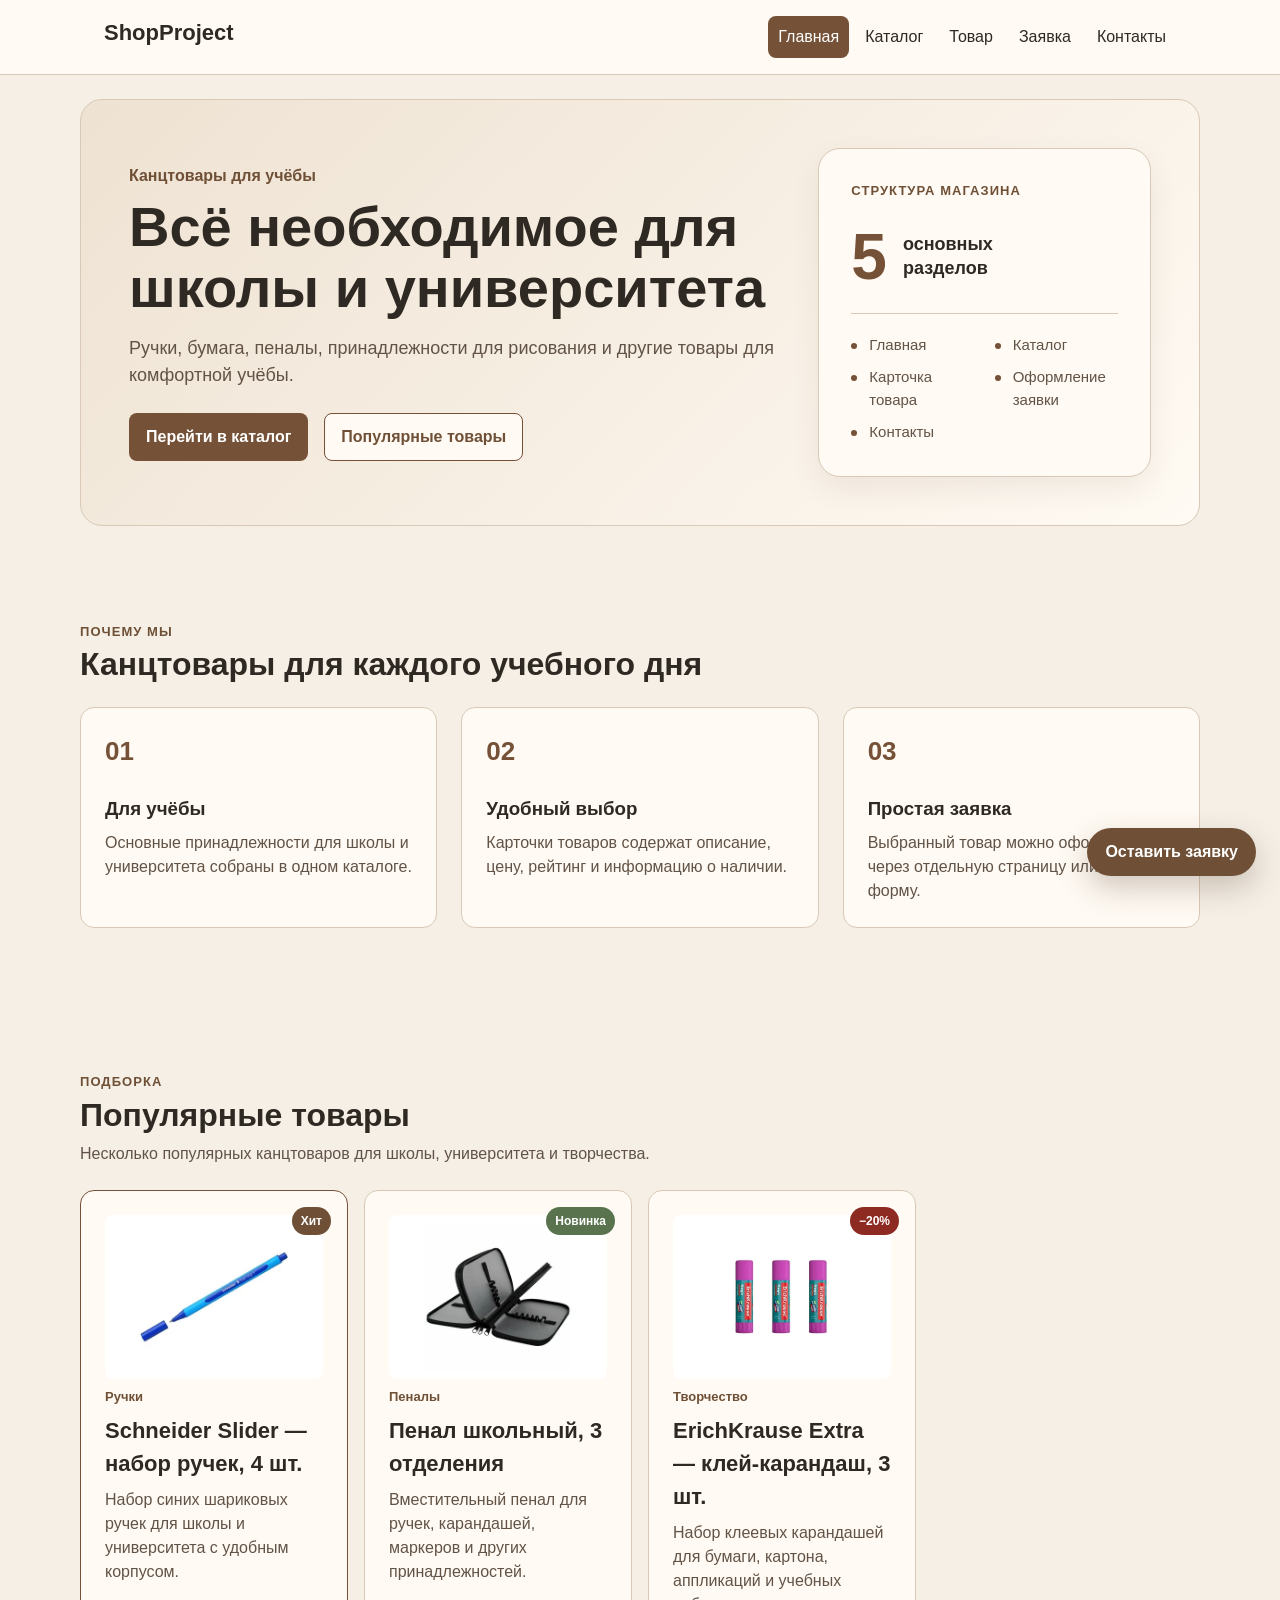
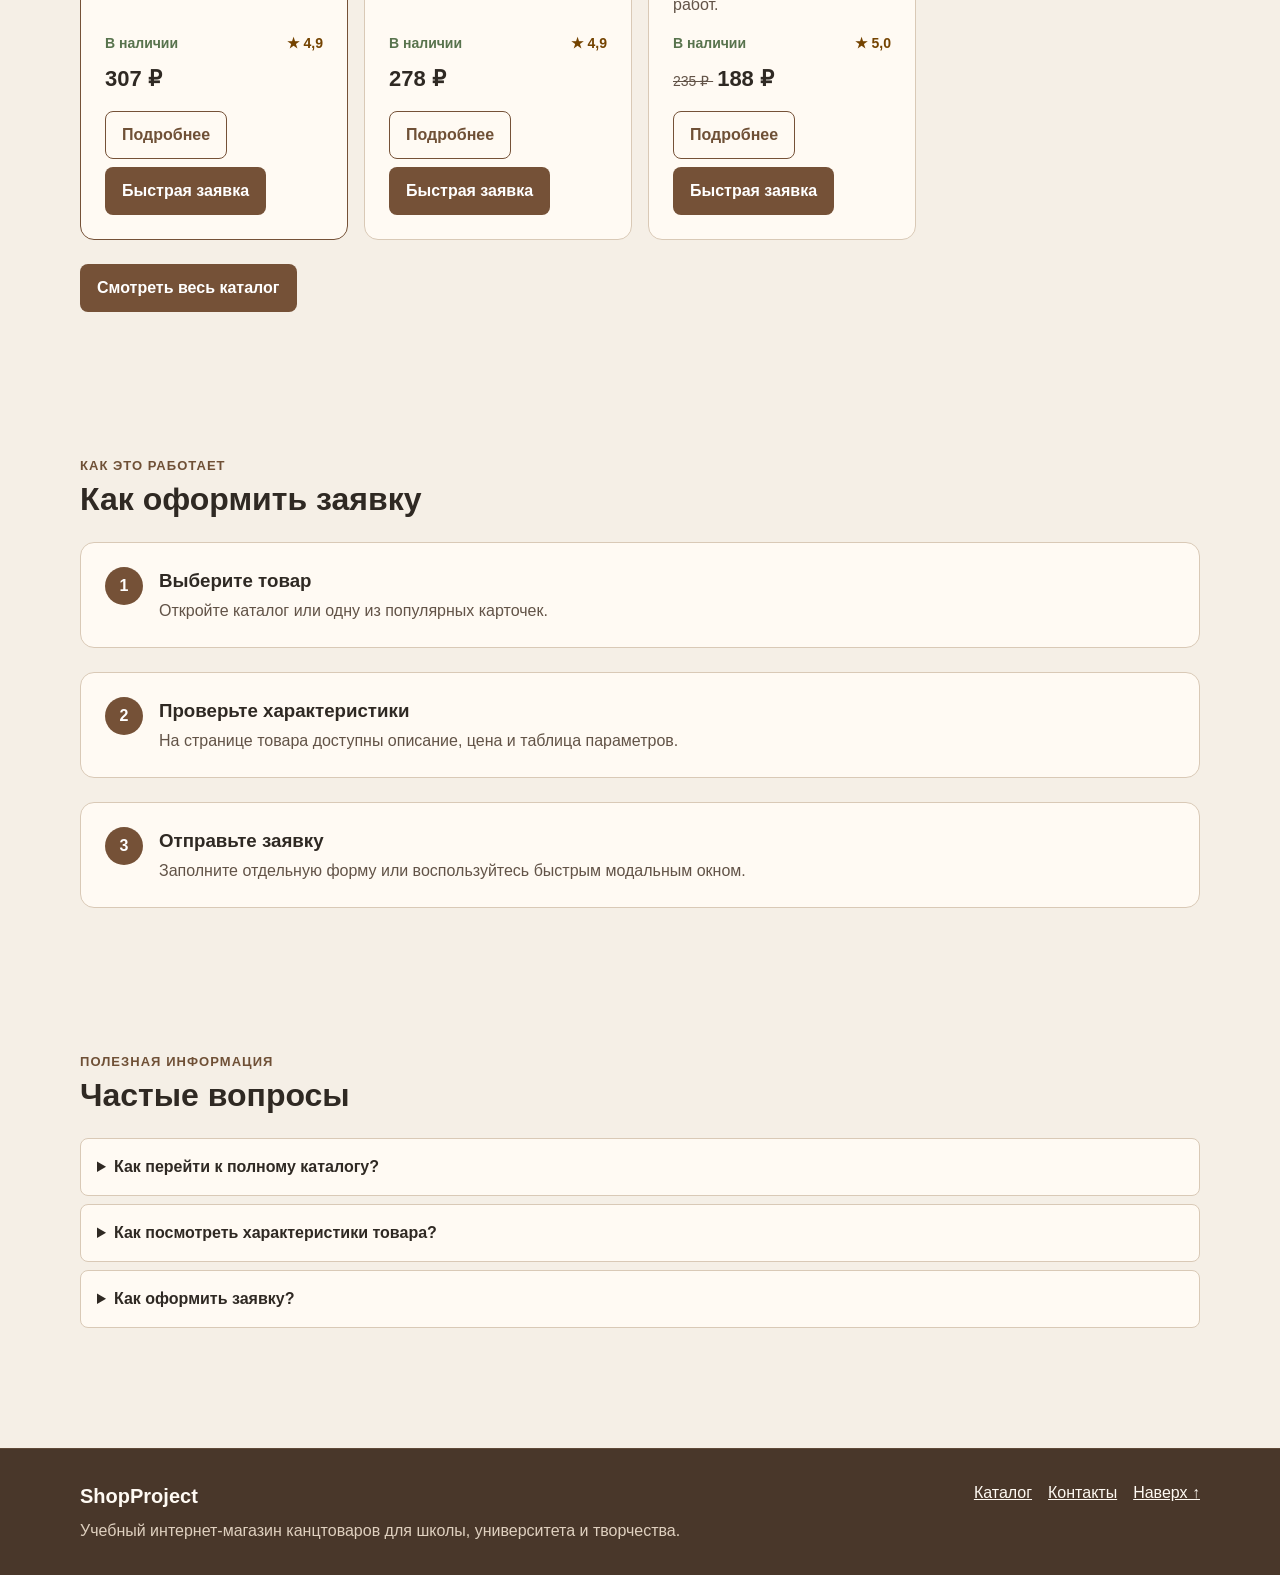
<file: index.html>
<!DOCTYPE html>

<html lang="ru">
<head>
<meta charset="utf-8"/>
<meta content="width=device-width, initial-scale=1.0" name="viewport"/>
<meta content="ShopProject — учебный интернет-магазин канцтоваров для школы и университета." name="description"/>
<title>ShopProject — канцтовары для учёбы</title>
<script defer="" src="js/main.js"></script>

<link href="css/style.css" rel="stylesheet"/><link href="css/responsive.css" rel="stylesheet"/><link href="css/accessibility.css" rel="stylesheet"/></head>
<body id="top">
<a class="skip-link" href="#main-content">
    Перейти к содержимому
  </a>
<header class="site-header">
<div class="site-header__inner">
<a class="site-header__logo" href="index.html">
        ShopProject
      </a>
<button aria-controls="primary-navigation" aria-expanded="false" class="site-nav__toggle" type="button">Меню</button><nav aria-label="Основная навигация" class="site-nav" id="primary-navigation">
<ul class="site-nav__list">
<li class="site-nav__item">
<a aria-current="page" class="site-nav__link site-nav__link--active" href="index.html">
              Главная
            </a>
</li>
<li class="site-nav__item">
<a class="site-nav__link" href="catalog.html">
              Каталог
            </a>
</li>
<li class="site-nav__item">
<a class="site-nav__link" href="product.html">
              Товар
            </a>
</li>
<li class="site-nav__item">
<a class="site-nav__link" href="order.html">
              Заявка
            </a>
</li>
<li class="site-nav__item">
<a class="site-nav__link" href="contacts.html">
              Контакты
            </a>
</li>
</ul>
</nav>
</div>
</header>
<main id="main-content" tabindex="-1">
<section class="hero">
<div class="hero__content">
<p class="hero__eyebrow">
          Канцтовары для учёбы
        </p>
<h1 class="hero__title">
          Всё необходимое для школы и университета
        </h1>
<p class="hero__text">
          Ручки, бумага, пеналы, принадлежности
          для рисования и другие товары
          для комфортной учёбы.
        </p>
<div class="hero__actions">
<a class="button button--primary" href="catalog.html">
            Перейти в каталог
          </a>
<a class="button button--secondary" href="#popular-products">
            Популярные товары
          </a>
</div>
</div>
<aside aria-label="Структура магазина" class="hero__panel">
<p class="hero__panel-label">
          Структура магазина
        </p>
<div class="hero__panel-stat">
<span class="hero__panel-number">
            5
          </span>
<span class="hero__panel-caption">
            основных<br/>
            разделов
          </span>
</div>
<ul class="hero__panel-list">
<li class="hero__panel-item">
            Главная
          </li>
<li class="hero__panel-item">
            Каталог
          </li>
<li class="hero__panel-item">
            Карточка товара
          </li>
<li class="hero__panel-item">
            Оформление заявки
          </li>
<li class="hero__panel-item">
            Контакты
          </li>
</ul>
</aside>
</section>
<section class="section">
<div class="section__heading">
<p class="section__eyebrow">
          Почему мы
        </p>
<h2 class="section__title">
          Канцтовары для каждого учебного дня
        </h2>
</div>
<div class="benefits-grid">
<article class="benefit-card">
<span class="benefit-card__number">
            01
          </span>
<h3 class="benefit-card__title">
            Для учёбы
          </h3>
<p class="benefit-card__text">
            Основные принадлежности
            для школы и университета
            собраны в одном каталоге.
          </p>
</article>
<article class="benefit-card">
<span class="benefit-card__number">
            02
          </span>
<h3 class="benefit-card__title">
            Удобный выбор
          </h3>
<p class="benefit-card__text">
            Карточки товаров содержат
            описание, цену, рейтинг
            и информацию о наличии.
          </p>
</article>
<article class="benefit-card">
<span class="benefit-card__number">
            03
          </span>
<h3 class="benefit-card__title">
            Простая заявка
          </h3>
<p class="benefit-card__text">
            Выбранный товар можно оформить
            через отдельную страницу
            или быструю форму.
          </p>
</article>
</div>
</section>
<section class="section" id="popular-products">
<div class="section__heading">
<p class="section__eyebrow">
          Подборка
        </p>
<h2 class="section__title">
          Популярные товары
        </h2>
<p class="section__text">
          Несколько популярных канцтоваров
          для школы, университета и творчества.
        </p>
</div>
<div class="products-grid">
<article class="product-card product-card--featured">
<span class="product-card__badge product-card__badge--hit">
            Хит
          </span>
<picture class="product-card__picture"><source sizes="(min-width: 1280px) 240px, (min-width: 1024px) 290px, (min-width: 640px) 45vw, 88vw" srcset="images/product-1-320.webp 320w, images/product-1-480.webp 480w, images/product-1-550.webp 550w" type="image/webp"/><img alt="Набор синих шариковых ручек Schneider Slider" class="product-card__image" decoding="async" height="550" loading="lazy" sizes="(min-width: 1280px) 240px, (min-width: 1024px) 290px, (min-width: 640px) 45vw, 88vw" src="images/product-1.jpg" srcset="images/product-1-320.jpg 320w, images/product-1-480.jpg 480w, images/product-1-550.jpg 550w" width="550"/></picture>
<p class="product-card__category">
            Ручки
          </p>
<h3 class="product-card__title">
            Schneider Slider — набор ручек, 4 шт.
          </h3>
<p class="product-card__description">
            Набор синих шариковых ручек
            для школы и университета
            с удобным корпусом.
          </p>
<div class="product-card__meta">
<span class="product-card__availability">
              В наличии
            </span>
<span class="product-card__rating">
              ★ 4,9
            </span>
</div>
<p class="product-card__price">
            307 ₽
          </p>
<div class="product-card__actions">
<a class="button button--secondary" href="product.html">
              Подробнее
            </a>
<button class="button button--primary product-card__button" data-product="Schneider Slider — набор ручек, 4 шт." type="button">
              Быстрая заявка
            </button>
</div>
</article>
<article class="product-card product-card--new">
<span class="product-card__badge product-card__badge--new">
            Новинка
          </span>
<picture class="product-card__picture"><source sizes="(min-width: 1280px) 240px, (min-width: 1024px) 290px, (min-width: 640px) 45vw, 88vw" srcset="images/product-2-320.webp 320w, images/product-2-480.webp 480w, images/product-2-960.webp 960w" type="image/webp"/><img alt="Школьный пенал с тремя отделениями" class="product-card__image" decoding="async" height="1500" loading="lazy" sizes="(min-width: 1280px) 240px, (min-width: 1024px) 290px, (min-width: 640px) 45vw, 88vw" src="images/product-2.jpg" srcset="images/product-2-320.jpg 320w, images/product-2-480.jpg 480w, images/product-2-960.jpg 960w" width="1500"/></picture>
<p class="product-card__category">
            Пеналы
          </p>
<h3 class="product-card__title">
            Пенал школьный, 3 отделения
          </h3>
<p class="product-card__description">
            Вместительный пенал
            для ручек, карандашей,
            маркеров и других принадлежностей.
          </p>
<div class="product-card__meta">
<span class="product-card__availability">
              В наличии
            </span>
<span class="product-card__rating">
              ★ 4,9
            </span>
</div>
<p class="product-card__price">
            278 ₽
          </p>
<div class="product-card__actions">
<a class="button button--secondary" href="product.html">
              Подробнее
            </a>
<button class="button button--primary product-card__button" data-product="Пенал школьный, 3 отделения" type="button">
              Быстрая заявка
            </button>
</div>
</article>
<article class="product-card product-card--discount">
<span class="product-card__badge product-card__badge--discount">
            −20%
          </span>
<picture class="product-card__picture"><source sizes="(min-width: 1280px) 240px, (min-width: 1024px) 290px, (min-width: 640px) 45vw, 88vw" srcset="images/product-4-320.webp 320w, images/product-4-480.webp 480w, images/product-4-900.webp 900w" type="image/webp"/><img alt="Набор клея-карандаша ErichKrause Extra" class="product-card__image" decoding="async" height="1200" loading="lazy" sizes="(min-width: 1280px) 240px, (min-width: 1024px) 290px, (min-width: 640px) 45vw, 88vw" src="images/product-4.jpg" srcset="images/product-4-320.jpg 320w, images/product-4-480.jpg 480w, images/product-4-900.jpg 900w" width="900"/></picture>
<p class="product-card__category">
            Творчество
          </p>
<h3 class="product-card__title">
            ErichKrause Extra — клей-карандаш, 3 шт.
          </h3>
<p class="product-card__description">
            Набор клеевых карандашей
            для бумаги, картона,
            аппликаций и учебных работ.
          </p>
<div class="product-card__meta">
<span class="product-card__availability">
              В наличии
            </span>
<span class="product-card__rating">
              ★ 5,0
            </span>
</div>
<p class="product-card__price">
<span class="product-card__old-price">
              235 ₽
            </span>

            188 ₽

          </p>
<div class="product-card__actions">
<a class="button button--secondary" href="product.html">
              Подробнее
            </a>
<button class="button button--primary product-card__button" data-product="ErichKrause Extra — клей-карандаш, 3 шт." type="button">
              Быстрая заявка
            </button>
</div>
</article>
</div>
<div class="hero__actions">
<a class="button button--primary" href="catalog.html">
          Смотреть весь каталог
        </a>
</div>
</section>
<section class="section">
<div class="section__heading">
<p class="section__eyebrow">
          Как это работает
        </p>
<h2 class="section__title">
          Как оформить заявку
        </h2>
</div>
<ol class="steps-list">
<li class="steps-list__item">
<span class="steps-list__number">
            1
          </span>
<div>
<h3 class="steps-list__title">
              Выберите товар
            </h3>
<p class="steps-list__text">
              Откройте каталог
              или одну из популярных карточек.
            </p>
</div>
</li>
<li class="steps-list__item">
<span class="steps-list__number">
            2
          </span>
<div>
<h3 class="steps-list__title">
              Проверьте характеристики
            </h3>
<p class="steps-list__text">
              На странице товара доступны
              описание, цена и таблица параметров.
            </p>
</div>
</li>
<li class="steps-list__item">
<span class="steps-list__number">
            3
          </span>
<div>
<h3 class="steps-list__title">
              Отправьте заявку
            </h3>
<p class="steps-list__text">
              Заполните отдельную форму
              или воспользуйтесь
              быстрым модальным окном.
            </p>
</div>
</li>
</ol>
</section>
<section class="section">
<div class="section__heading">
<p class="section__eyebrow">
          Полезная информация
        </p>
<h2 class="section__title">
          Частые вопросы
        </h2>
</div>
<div class="faq-list">
<details class="faq-item">
<summary class="faq-item__question">
            Как перейти к полному каталогу?
          </summary>
<p class="faq-item__answer">
            Используйте пункт «Каталог»
            в верхнем меню
            или кнопку «Смотреть весь каталог».
          </p>
</details>
<details class="faq-item">
<summary class="faq-item__question">
            Как посмотреть характеристики товара?
          </summary>
<p class="faq-item__answer">
            Откройте страницу товара
            с помощью кнопки «Подробнее».
            Там находится таблица характеристик.
          </p>
</details>
<details class="faq-item">
<summary class="faq-item__question">
            Как оформить заявку?
          </summary>
<p class="faq-item__answer">
            Можно перейти на страницу «Заявка»
            или использовать кнопку
            «Быстрая заявка» в карточке товара.
          </p>
</details>
</div>
</section>
</main>
<dialog aria-labelledby="order-dialog-title" class="order-dialog" id="order-dialog">
<div class="order-dialog__header">
<div>
<p class="order-dialog__eyebrow">
          Быстрая заявка
        </p>
<h2 class="order-dialog__title" id="order-dialog-title">
          Оформить товар
        </h2>
</div>
<button aria-label="Закрыть окно" class="order-dialog__close" id="close-order-dialog" type="button"><span aria-hidden="true">×</span></button>
</div>
<form action="#" class="order-form" id="order-form" method="post">
<p class="form-note">
  Поля, отмеченные звёздочкой (*), обязательны для заполнения.
</p>
<p class="order-form__notice" id="selected-product-text">
        Выбранный товар будет указан автоматически.
      </p>
<input id="selected-product" name="product" type="hidden"/>
<div class="order-form__field">
<label class="order-form__label" for="order-name">
          Имя *
        </label>
<input autocomplete="given-name" class="order-form__input" id="order-name" minlength="2" name="name" required="" type="text"/>
</div>
<div class="order-form__field">
<label class="order-form__label" for="order-email">
          E-mail *
        </label>
<input autocomplete="email" class="order-form__input" id="order-email" name="email" required="" type="email"/>
</div>
<div class="order-form__field">
<label class="order-form__label" for="order-phone">
          Телефон *
        </label>
<input class="order-form__input" id="order-phone" name="phone" placeholder="+7 (900) 000-00-00" required="" type="tel"/>
</div>
<div class="order-form__field">
<label class="order-form__label" for="order-topic">
          Тема заявки *
        </label>
<select class="order-form__select" id="order-topic" name="topic" required="">
<option value="">
            Выберите тему
          </option>
<option value="order">
            Заказ товара
          </option>
<option value="consultation">
            Консультация
          </option>
<option value="delivery">
            Вопрос по доставке
          </option>
</select>
</div>

<div class="order-form__field">
<label class="order-form__label" for="order-comment">
          Комментарий
        </label>
<textarea class="order-form__textarea" id="order-comment" name="comment" placeholder="Дополнительная информация" rows="4"></textarea>
</div>
<div class="order-form__field order-form__field--checkbox">
<label class="order-form__checkbox-label" for="order-agreement">
<input id="order-agreement" name="agreement" required="" type="checkbox"/>

          Я согласен на обработку персональных данных *

        </label>
</div>
<div class="order-form__actions">
<button class="button button--primary" type="submit">
          Отправить заявку
        </button>
<button class="button button--secondary" id="cancel-order-dialog" type="button">
          Отмена
        </button>
</div>
</form>
</dialog>
<p class="success-message" hidden="" id="success-message" role="status">
    ✓ Заявка успешно отправлена!
    Спасибо, мы получили ваши данные.
  </p>
<a class="floating-action" href="order.html">
    Оставить заявку
  </a>
<footer class="site-footer">
<div class="site-footer__inner">
<div>
<strong class="site-footer__logo">
          ShopProject
        </strong>
<p class="site-footer__text">
          Учебный интернет-магазин канцтоваров
          для школы, университета и творчества.
        </p>
</div>
<nav aria-label="Дополнительная навигация" class="site-footer__nav">
<a class="site-footer__link" href="catalog.html">
          Каталог
        </a>
<a class="site-footer__link" href="contacts.html">
          Контакты
        </a>
<a class="site-footer__link" href="#top">
          Наверх ↑
        </a>
</nav>
</div>
</footer>
</body>
</html>
</file>
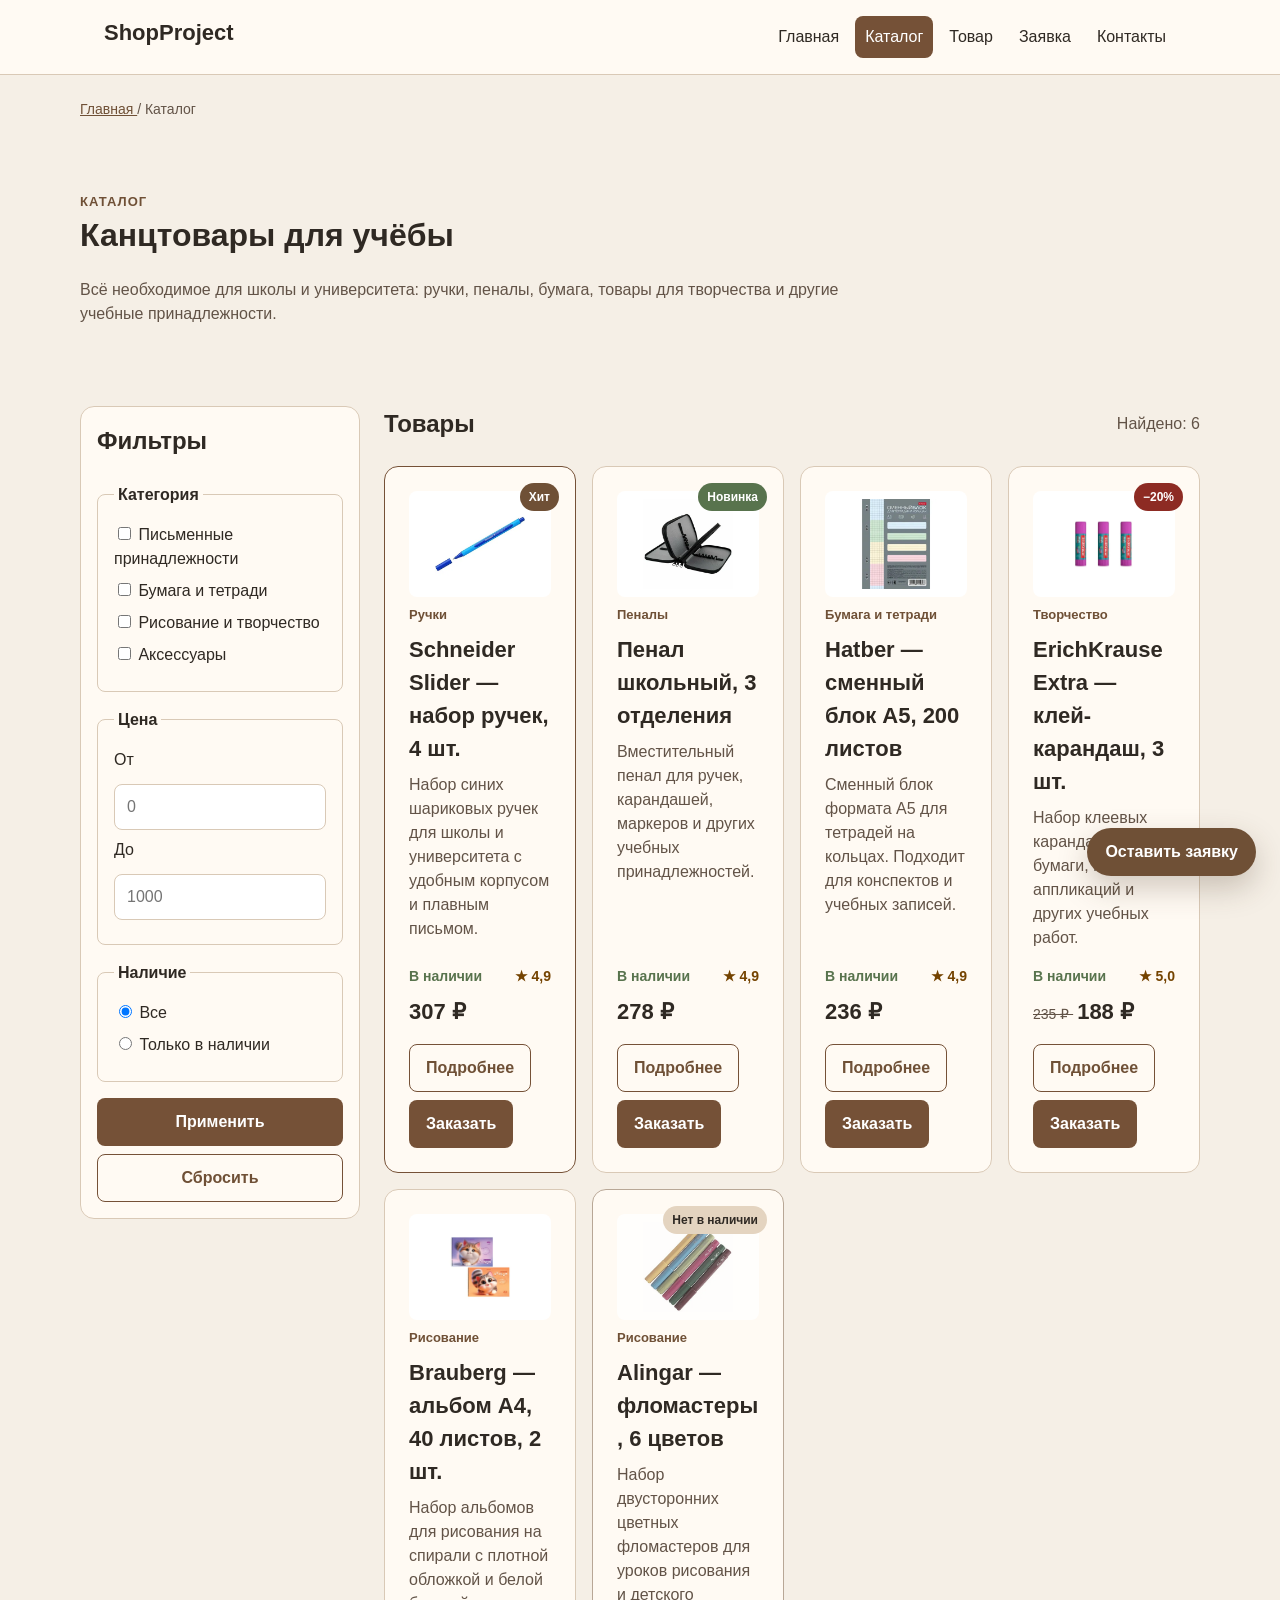
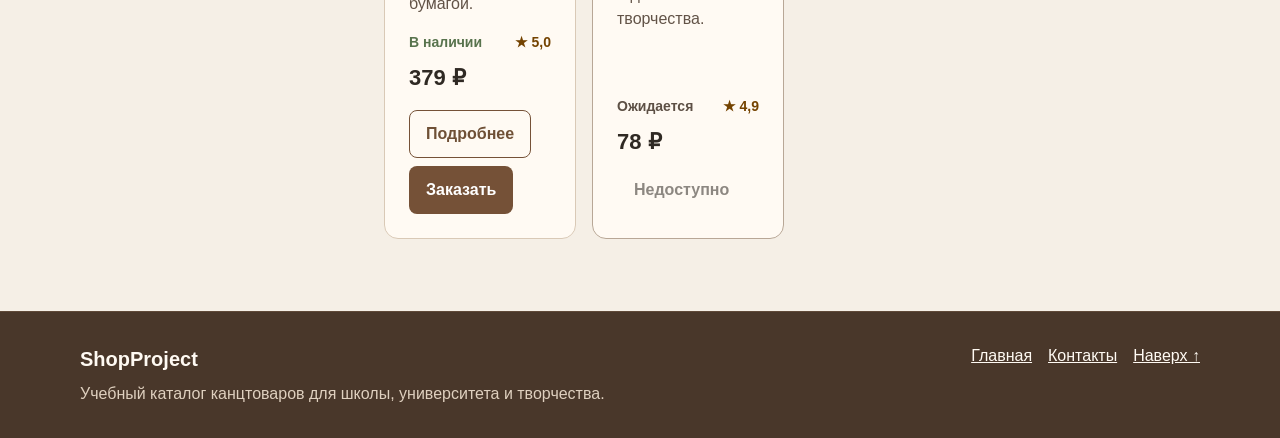
<file: catalog.html>
<!DOCTYPE html>

<html lang="ru">
<head>
<meta charset="utf-8"/>
<meta content="width=device-width, initial-scale=1.0" name="viewport"/>
<meta content="Каталог учебных канцтоваров ShopProject: ручки, пеналы, бумага, клей, альбомы и фломастеры." name="description"/>
<title>Каталог канцтоваров — ShopProject</title>


<link href="css/style.css" rel="stylesheet"/><link href="css/responsive.css" rel="stylesheet"/><link href="css/accessibility.css" rel="stylesheet"/><script defer="True" src="js/main.js"></script></head>
<body id="top">
<a class="skip-link" href="#main-content">
    Перейти к содержимому
  </a>

<header class="site-header">
<div class="site-header__inner">
<a class="site-header__logo" href="index.html">
        ShopProject
      </a>
<button aria-controls="primary-navigation" aria-expanded="false" class="site-nav__toggle" type="button">Меню</button><nav aria-label="Основная навигация" class="site-nav" id="primary-navigation">
<ul class="site-nav__list">
<li class="site-nav__item">
<a class="site-nav__link" href="index.html">
              Главная
            </a>
</li>
<li class="site-nav__item">
<a aria-current="page" class="site-nav__link site-nav__link--active" href="catalog.html">
              Каталог
            </a>
</li>
<li class="site-nav__item">
<a class="site-nav__link" href="product.html">
              Товар
            </a>
</li>
<li class="site-nav__item">
<a class="site-nav__link" href="order.html">
              Заявка
            </a>
</li>
<li class="site-nav__item">
<a class="site-nav__link" href="contacts.html">
              Контакты
            </a>
</li>
</ul>
</nav>
</div>
</header>

<main id="main-content" tabindex="-1">

<nav aria-label="Хлебные крошки" class="breadcrumbs">
<a class="breadcrumbs__link" href="index.html">
        Главная
      </a>
<span aria-current="page" class="breadcrumbs__current">
        Каталог
      </span>
</nav>

<section class="section section--compact">
<div class="section__heading">
<p class="section__eyebrow">
          Каталог
        </p>
<h1 class="section__title">
          Канцтовары для учёбы
        </h1>
</div>
<p class="section__text">
        Всё необходимое для школы и университета:
        ручки, пеналы, бумага, товары для творчества
        и другие учебные принадлежности.
      </p>
</section>

<div class="catalog-layout">

<button aria-controls="catalog-filters-panel" aria-expanded="false" class="catalog-filters__toggle" type="button">Фильтры товаров</button><aside aria-labelledby="filters-title" class="catalog-filters" id="catalog-filters-panel">
<h2 class="catalog-filters__title" id="filters-title">
          Фильтры
        </h2>
<form action="catalog.html" class="filters-form" id="catalog-filter-form" method="get">

<fieldset class="filters-form__group">
<legend class="filters-form__legend">
              Категория
            </legend>
<label class="filters-form__label">
<input class="filters-form__checkbox" name="category" type="checkbox" value="writing"/>

              Письменные принадлежности

            </label>
<label class="filters-form__label">
<input class="filters-form__checkbox" name="category" type="checkbox" value="paper"/>

              Бумага и тетради

            </label>
<label class="filters-form__label">
<input class="filters-form__checkbox" name="category" type="checkbox" value="creative"/>

              Рисование и творчество

            </label>
<label class="filters-form__label">
<input class="filters-form__checkbox" name="category" type="checkbox" value="accessories"/>

              Аксессуары

            </label>
</fieldset>

<fieldset class="filters-form__group">
<legend class="filters-form__legend">
              Цена
            </legend>
<label class="filters-form__label" for="price-from">
              От
            </label>
<input class="filters-form__input" id="price-from" min="0" name="price-from" placeholder="0" type="number"/>
<label class="filters-form__label" for="price-to">
              До
            </label>
<input class="filters-form__input" id="price-to" min="0" name="price-to" placeholder="1000" type="number"/>
</fieldset>

<fieldset class="filters-form__group">
<legend class="filters-form__legend">
              Наличие
            </legend>
<label class="filters-form__label">
<input checked="" class="filters-form__radio" name="stock" type="radio" value="all"/>

              Все

            </label>
<label class="filters-form__label">
<input class="filters-form__radio" name="stock" type="radio" value="available"/>

              Только в наличии

            </label>
</fieldset>

<div class="filters-form__actions">
<button class="button button--primary" type="submit">
              Применить
            </button>
<button class="button button--secondary" type="reset">
              Сбросить
            </button>
</div>
</form>
</aside>

<section aria-labelledby="catalog-products-title" class="catalog-products">
<div class="catalog-products__header">
<h2 class="catalog-products__title" id="catalog-products-title">
            Товары
          </h2>
<p aria-live="polite" class="catalog-products__count" role="status">
            Найдено: 6
          </p>
</div><p class="catalog-products__empty" hidden="" role="status">По заданным условиям товары не найдены. Измените фильтры или сбросьте их.</p>
<div class="products-grid">

<article class="product-card product-card--featured" data-category="writing" data-price="307" data-stock="true">
<span class="product-card__badge product-card__badge--hit">
              Хит
            </span>
<picture class="product-card__picture"><source sizes="(min-width: 1280px) 240px, (min-width: 1024px) 290px, (min-width: 640px) 45vw, 88vw" srcset="images/product-1-320.webp 320w, images/product-1-480.webp 480w, images/product-1-550.webp 550w" type="image/webp"/><img alt="Набор синих шариковых ручек Schneider Slider" class="product-card__image" decoding="async" height="550" loading="lazy" sizes="(min-width: 1280px) 240px, (min-width: 1024px) 290px, (min-width: 640px) 45vw, 88vw" src="images/product-1.jpg" srcset="images/product-1-320.jpg 320w, images/product-1-480.jpg 480w, images/product-1-550.jpg 550w" width="550"/></picture>
<p class="product-card__category">
              Ручки
            </p>
<h3 class="product-card__title">
              Schneider Slider — набор ручек, 4 шт.
            </h3>
<p class="product-card__description">
              Набор синих шариковых ручек для школы
              и университета с удобным корпусом
              и плавным письмом.
            </p>
<div class="product-card__meta">
<span class="product-card__availability">
                В наличии
              </span>
<span class="product-card__rating">
                ★ 4,9
              </span>
</div>
<p class="product-card__price">
              307 ₽
            </p>
<div class="product-card__actions">
<a class="button button--secondary" href="product.html">
                Подробнее
              </a>
<a class="button button--primary" href="order.html">
                Заказать
              </a>
</div>
</article>

<article class="product-card product-card--new" data-category="accessories" data-price="278" data-stock="true">
<span class="product-card__badge product-card__badge--new">
              Новинка
            </span>
<picture class="product-card__picture"><source sizes="(min-width: 1280px) 240px, (min-width: 1024px) 290px, (min-width: 640px) 45vw, 88vw" srcset="images/product-2-320.webp 320w, images/product-2-480.webp 480w, images/product-2-960.webp 960w" type="image/webp"/><img alt="Школьный пенал с тремя отделениями" class="product-card__image" decoding="async" height="1500" loading="lazy" sizes="(min-width: 1280px) 240px, (min-width: 1024px) 290px, (min-width: 640px) 45vw, 88vw" src="images/product-2.jpg" srcset="images/product-2-320.jpg 320w, images/product-2-480.jpg 480w, images/product-2-960.jpg 960w" width="1500"/></picture>
<p class="product-card__category">
              Пеналы
            </p>
<h3 class="product-card__title">
              Пенал школьный, 3 отделения
            </h3>
<p class="product-card__description">
              Вместительный пенал для ручек,
              карандашей, маркеров и других
              учебных принадлежностей.
            </p>
<div class="product-card__meta">
<span class="product-card__availability">
                В наличии
              </span>
<span class="product-card__rating">
                ★ 4,9
              </span>
</div>
<p class="product-card__price">
              278 ₽
            </p>
<div class="product-card__actions">
<a class="button button--secondary" href="product.html">
                Подробнее
              </a>
<a class="button button--primary" href="order.html">
                Заказать
              </a>
</div>
</article>

<article class="product-card" data-category="paper" data-price="236" data-stock="true">
<picture class="product-card__picture"><source sizes="(min-width: 1280px) 240px, (min-width: 1024px) 290px, (min-width: 640px) 45vw, 88vw" srcset="images/product-3-320.webp 320w, images/product-3-480.webp 480w, images/product-3-800.webp 800w" type="image/webp"/><img alt="Сменный блок Hatber формата А5 на 200 листов" class="product-card__image" decoding="async" height="800" loading="lazy" sizes="(min-width: 1280px) 240px, (min-width: 1024px) 290px, (min-width: 640px) 45vw, 88vw" src="images/product-3.jpg" srcset="images/product-3-320.jpg 320w, images/product-3-480.jpg 480w, images/product-3-800.jpg 800w" width="800"/></picture>
<p class="product-card__category">
              Бумага и тетради
            </p>
<h3 class="product-card__title">
              Hatber — сменный блок А5, 200 листов
            </h3>
<p class="product-card__description">
              Сменный блок формата А5 для тетрадей
              на кольцах. Подходит для конспектов
              и учебных записей.
            </p>
<div class="product-card__meta">
<span class="product-card__availability">
                В наличии
              </span>
<span class="product-card__rating">
                ★ 4,9
              </span>
</div>
<p class="product-card__price">
              236 ₽
            </p>
<div class="product-card__actions">
<a class="button button--secondary" href="product.html">
                Подробнее
              </a>
<a class="button button--primary" href="order.html">
                Заказать
              </a>
</div>
</article>

<article class="product-card product-card--discount" data-category="creative" data-price="188" data-stock="true">
<span class="product-card__badge product-card__badge--discount">
              −20%
            </span>
<picture class="product-card__picture"><source sizes="(min-width: 1280px) 240px, (min-width: 1024px) 290px, (min-width: 640px) 45vw, 88vw" srcset="images/product-4-320.webp 320w, images/product-4-480.webp 480w, images/product-4-900.webp 900w" type="image/webp"/><img alt="Набор клея-карандаша ErichKrause Extra" class="product-card__image" decoding="async" height="1200" loading="lazy" sizes="(min-width: 1280px) 240px, (min-width: 1024px) 290px, (min-width: 640px) 45vw, 88vw" src="images/product-4.jpg" srcset="images/product-4-320.jpg 320w, images/product-4-480.jpg 480w, images/product-4-900.jpg 900w" width="900"/></picture>
<p class="product-card__category">
              Творчество
            </p>
<h3 class="product-card__title">
              ErichKrause Extra — клей-карандаш, 3 шт.
            </h3>
<p class="product-card__description">
              Набор клеевых карандашей для бумаги,
              картона, аппликаций и других
              учебных работ.
            </p>
<div class="product-card__meta">
<span class="product-card__availability">
                В наличии
              </span>
<span class="product-card__rating">
                ★ 5,0
              </span>
</div>
<p class="product-card__price">
<span class="product-card__old-price">
                235 ₽
              </span>

              188 ₽

            </p>
<div class="product-card__actions">
<a class="button button--secondary" href="product.html">
                Подробнее
              </a>
<a class="button button--primary" href="order.html">
                Заказать
              </a>
</div>
</article>

<article class="product-card" data-category="creative" data-price="379" data-stock="true">
<picture class="product-card__picture"><source sizes="(min-width: 1280px) 240px, (min-width: 1024px) 290px, (min-width: 640px) 45vw, 88vw" srcset="images/product-5-320.webp 320w, images/product-5-480.webp 480w, images/product-5-960.webp 960w" type="image/webp"/><img alt="Альбом для рисования Brauberg формата А4" class="product-card__image" decoding="async" height="2000" loading="lazy" sizes="(min-width: 1280px) 240px, (min-width: 1024px) 290px, (min-width: 640px) 45vw, 88vw" src="images/product-5.jpg" srcset="images/product-5-320.jpg 320w, images/product-5-480.jpg 480w, images/product-5-960.jpg 960w" width="1500"/></picture>
<p class="product-card__category">
              Рисование
            </p>
<h3 class="product-card__title">
              Brauberg — альбом А4, 40 листов, 2 шт.
            </h3>
<p class="product-card__description">
              Набор альбомов для рисования
              на спирали с плотной обложкой
              и белой бумагой.
            </p>
<div class="product-card__meta">
<span class="product-card__availability">
                В наличии
              </span>
<span class="product-card__rating">
                ★ 5,0
              </span>
</div>
<p class="product-card__price">
              379 ₽
            </p>
<div class="product-card__actions">
<a class="button button--secondary" href="product.html">
                Подробнее
              </a>
<a class="button button--primary" href="order.html">
                Заказать
              </a>
</div>
</article>

<article class="product-card product-card--unavailable" data-category="creative" data-price="78" data-stock="false">
<span class="product-card__badge product-card__badge--muted">
              Нет в наличии
            </span>
<picture class="product-card__picture"><source sizes="(min-width: 1280px) 240px, (min-width: 1024px) 290px, (min-width: 640px) 45vw, 88vw" srcset="images/product-6-320.webp 320w, images/product-6-480.webp 480w, images/product-6-800.webp 800w" type="image/webp"/><img alt="Двусторонние фломастеры Alingar на 6 цветов" class="product-card__image" decoding="async" height="800" loading="lazy" sizes="(min-width: 1280px) 240px, (min-width: 1024px) 290px, (min-width: 640px) 45vw, 88vw" src="images/product-6.jpg" srcset="images/product-6-320.jpg 320w, images/product-6-480.jpg 480w, images/product-6-800.jpg 800w" width="800"/></picture>
<p class="product-card__category">
              Рисование
            </p>
<h3 class="product-card__title">
              Alingar — фломастеры, 6 цветов
            </h3>
<p class="product-card__description">
              Набор двусторонних цветных фломастеров
              для уроков рисования и детского
              творчества.
            </p>
<div class="product-card__meta">
<span class="product-card__availability product-card__availability--muted">
                Ожидается
              </span>
<span class="product-card__rating">
                ★ 4,9
              </span>
</div>
<p class="product-card__price">
              78 ₽
            </p>
<span aria-disabled="true" class="button button--disabled product-card__button">
              Недоступно
            </span>
</article>
</div>
</section>
</div>
</main>

<a class="floating-action" href="order.html">
    Оставить заявку
  </a>

<footer class="site-footer">
<div class="site-footer__inner">
<div>
<strong class="site-footer__logo">
          ShopProject
        </strong>
<p class="site-footer__text">
          Учебный каталог канцтоваров для школы,
          университета и творчества.
        </p>
</div>
<nav aria-label="Дополнительная навигация" class="site-footer__nav">
<a class="site-footer__link" href="index.html">
          Главная
        </a>
<a class="site-footer__link" href="contacts.html">
          Контакты
        </a>
<a class="site-footer__link" href="#top">
          Наверх ↑
        </a>
</nav>
</div>
</footer>
</body>
</html>
</file>
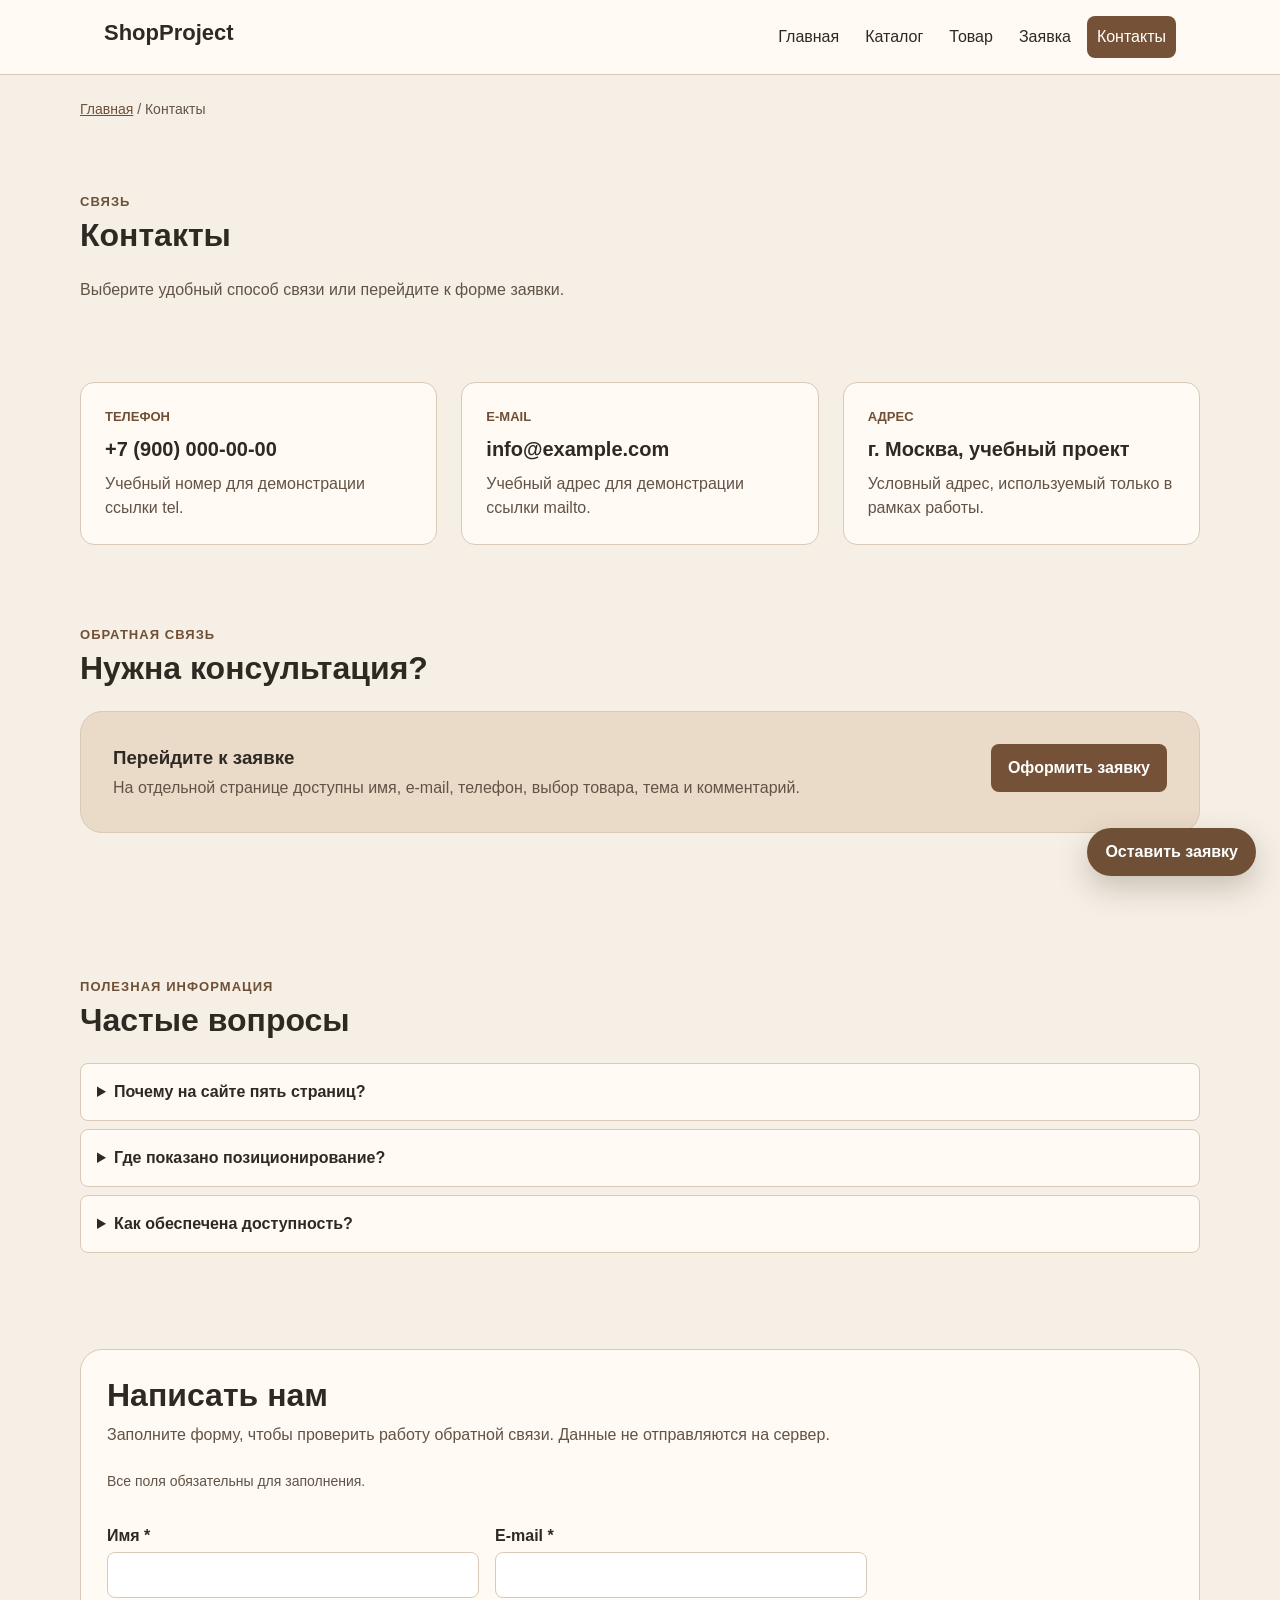
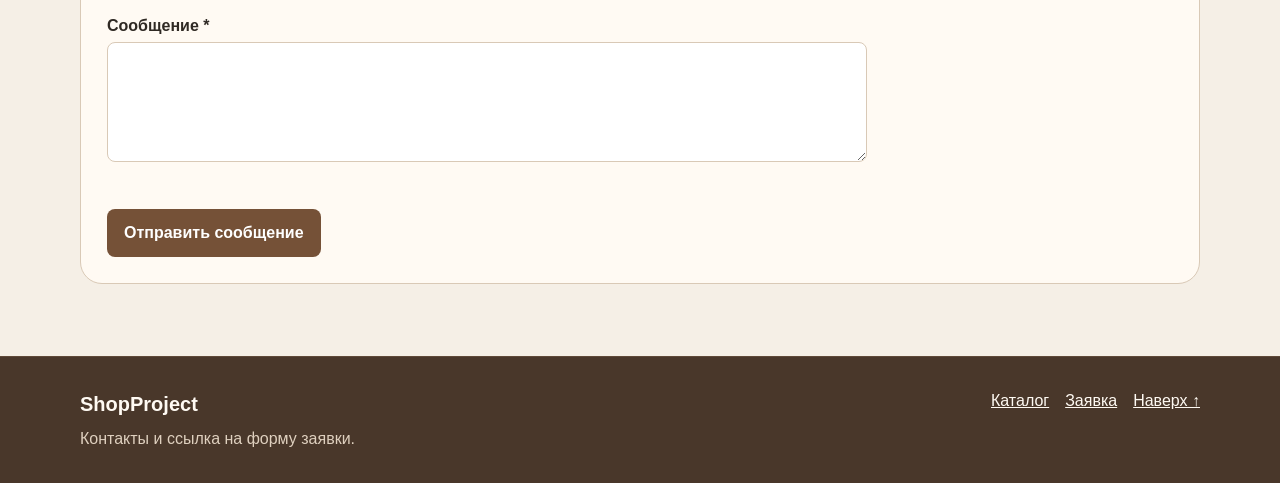
<file: contacts.html>
<!DOCTYPE html>

<html lang="ru">
<head>
<meta charset="utf-8"/>
<meta content="width=device-width, initial-scale=1.0" name="viewport"/>
<meta content="Контакты ShopProject, способы связи и быстрые ответы на вопросы." name="description"/>
<title>Контакты — ShopProject</title>


<link href="css/style.css" rel="stylesheet"/><link href="css/responsive.css" rel="stylesheet"/><link href="css/accessibility.css" rel="stylesheet"/><script defer="True" src="js/main.js"></script></head>
<body id="top">
<a class="skip-link" href="#main-content">Перейти к содержимому</a>
<header class="site-header">
<div class="site-header__inner">
<a class="site-header__logo" href="index.html">ShopProject</a>
<button aria-controls="primary-navigation" aria-expanded="false" class="site-nav__toggle" type="button">Меню</button><nav aria-label="Основная навигация" class="site-nav" id="primary-navigation">
<ul class="site-nav__list">
<li class="site-nav__item"><a class="site-nav__link" href="index.html">Главная</a></li>
<li class="site-nav__item"><a class="site-nav__link" href="catalog.html">Каталог</a></li>
<li class="site-nav__item"><a class="site-nav__link" href="product.html">Товар</a></li>
<li class="site-nav__item"><a class="site-nav__link" href="order.html">Заявка</a></li>
<li class="site-nav__item"><a aria-current="page" class="site-nav__link site-nav__link--active" href="contacts.html">Контакты</a></li>
</ul>
</nav>
</div>
</header>
<main id="main-content" tabindex="-1">
<nav aria-label="Хлебные крошки" class="breadcrumbs">
<a class="breadcrumbs__link" href="index.html">Главная</a>
<span aria-current="page" class="breadcrumbs__current">Контакты</span>
</nav>
<section class="section section--compact">
<div class="section__heading">
<p class="section__eyebrow">Связь</p>
<h1 class="section__title">Контакты</h1>
</div>
<p class="section__text">Выберите удобный способ связи или перейдите к форме заявки.</p>
</section>
<section aria-label="Контактная информация" class="contacts-grid">
<article class="contact-card">
<span class="contact-card__label">Телефон</span>
<a class="contact-card__value" href="tel:+79000000000">+7 (900) 000-00-00</a>
<p class="contact-card__text">Учебный номер для демонстрации ссылки tel.</p>
</article>
<article class="contact-card">
<span class="contact-card__label">E-mail</span>
<a class="contact-card__value" href="mailto:info@example.com">info@example.com</a>
<p class="contact-card__text">Учебный адрес для демонстрации ссылки mailto.</p>
</article>
<article class="contact-card">
<span class="contact-card__label">Адрес</span>
<span class="contact-card__value">г. Москва, учебный проект</span>
<p class="contact-card__text">Условный адрес, используемый только в рамках работы.</p>
</article>
</section>
<section class="section">
<div class="section__heading">
<p class="section__eyebrow">Обратная связь</p>
<h2 class="section__title">Нужна консультация?</h2>
</div>
<div class="contact-action">
<div>
<h3 class="contact-action__title">Перейдите к заявке</h3>
<p class="contact-action__text">На отдельной странице доступны имя, e-mail, телефон, выбор товара, тема и комментарий.</p>
</div>
<a class="button button--primary" href="order.html">Оформить заявку</a>
</div>
</section>
<section class="section">
<div class="section__heading">
<p class="section__eyebrow">
  Полезная информация
</p>
<h2 class="section__title">
  Частые вопросы
</h2>
</div>
<div class="faq-list">
<details class="faq-item">
<summary class="faq-item__question">Почему на сайте пять страниц?</summary>
<p class="faq-item__answer">Это итоговая структура контрольной работы №1: главная, каталог, товар, заявка и контакты.</p>
</details>
<details class="faq-item">
<summary class="faq-item__question">Где показано позиционирование?</summary>
<p class="faq-item__answer">В карточках используются relative/absolute, фильтр каталога — sticky, кнопка заявки — fixed, а для слоёв используется z-index.</p>
</details>
<details class="faq-item">
<summary class="faq-item__question">Как обеспечена доступность?</summary>
<p class="faq-item__answer">Используются aria-атрибуты, подписи label, видимый focus-visible, skip-link, alt-тексты и понятные состояния.</p>
</details>
</div>
</section>
<section aria-labelledby="feedback-title" class="section feedback-section"><h2 class="section__title" id="feedback-title">Написать нам</h2><p class="section__text">Заполните форму, чтобы проверить работу обратной связи. Данные не отправляются на сервер.</p><form action="contacts.html" class="order-form feedback-form" id="feedback-form" method="post">
<p class="form-note">Все поля обязательны для заполнения.</p>
<div class="order-form__field"><label class="order-form__label" for="feedback-name">Имя *</label><input autocomplete="name" class="order-form__input" id="feedback-name" minlength="2" name="name" required="" type="text"/></div>
<div class="order-form__field"><label class="order-form__label" for="feedback-email">E-mail *</label><input autocomplete="email" class="order-form__input" id="feedback-email" name="email" required="" type="email"/></div>
<div class="order-form__field order-form__field--wide"><label class="order-form__label" for="feedback-message">Сообщение *</label><textarea class="order-form__textarea" id="feedback-message" minlength="10" name="message" required=""></textarea></div>
<div class="order-form__actions"><button class="button button--primary" type="submit">Отправить сообщение</button></div>
</form><p class="success-message" hidden="" id="feedback-success-message" role="status">Сообщение проверено. Это демонстрационная форма, данные не отправлены на сервер.</p></section></main>
<a class="floating-action" href="order.html">Оставить заявку</a>
<footer class="site-footer">
<div class="site-footer__inner">
<div><strong class="site-footer__logo">ShopProject</strong><p class="site-footer__text">Контакты и ссылка на форму заявки.</p></div>
<nav aria-label="Дополнительная навигация" class="site-footer__nav">
<a class="site-footer__link" href="catalog.html">Каталог</a>
<a class="site-footer__link" href="order.html">Заявка</a>
<a class="site-footer__link" href="#top">Наверх ↑</a>
</nav>
</div>
</footer>
</body>
</html>
</file>
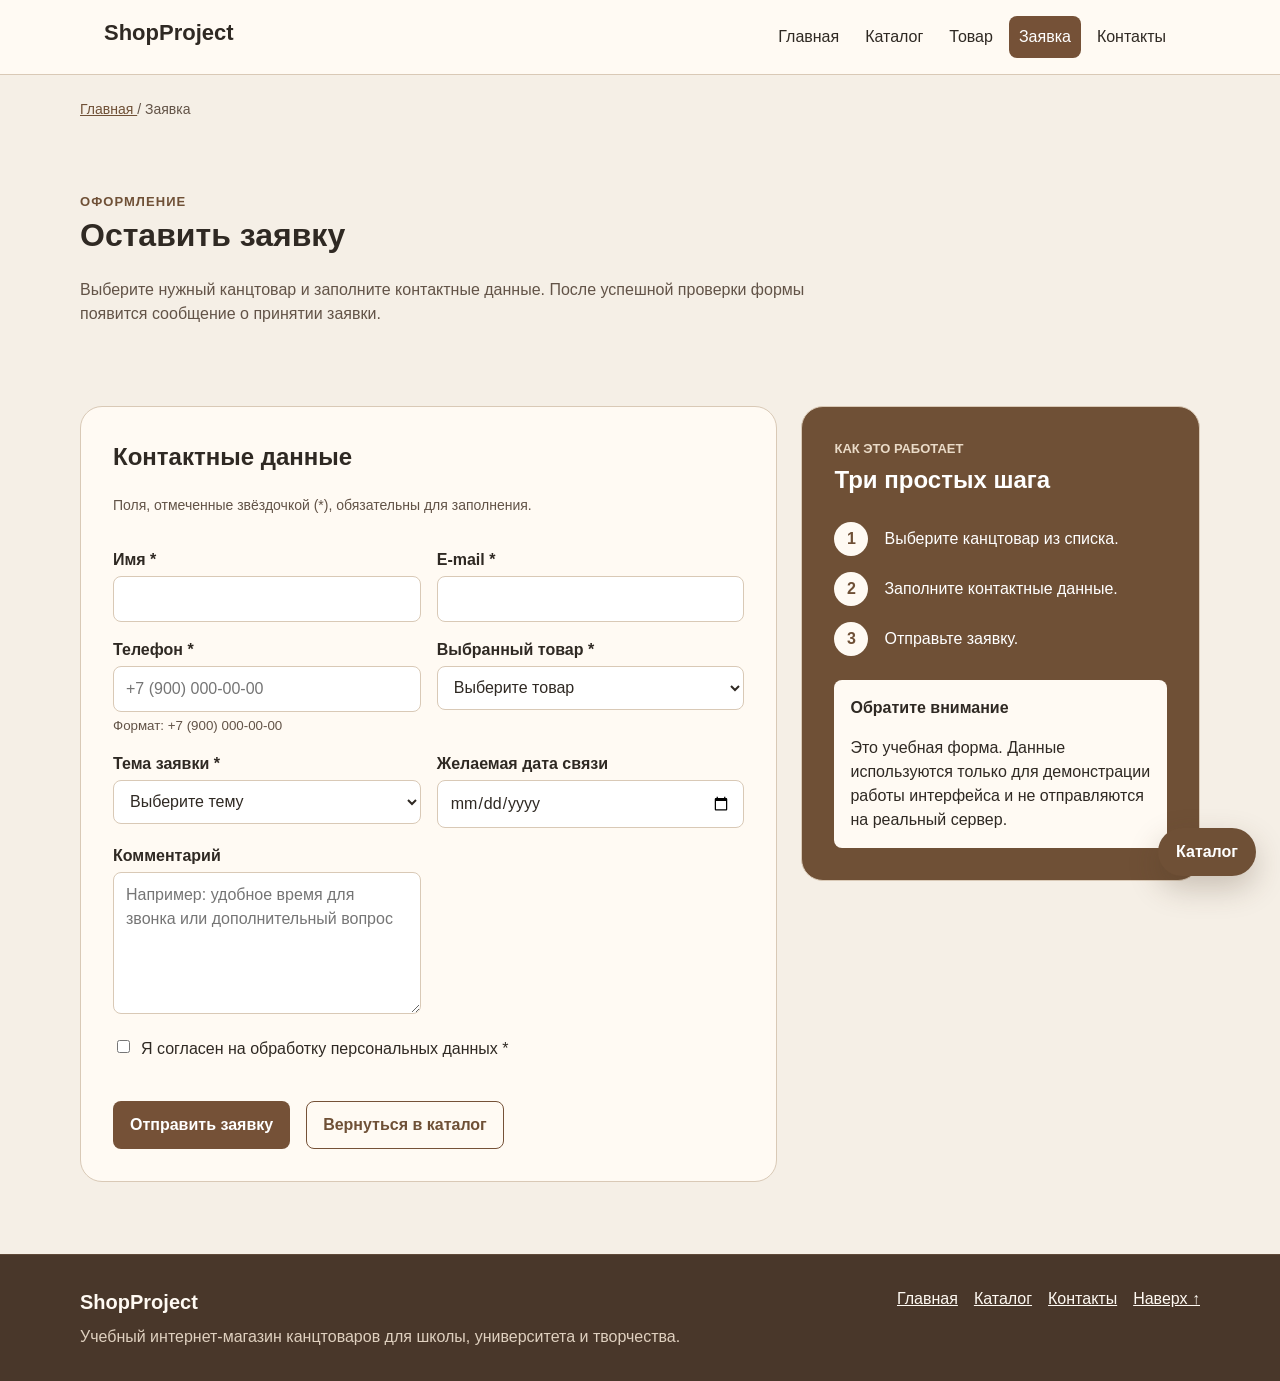
<file: order.html>
<!DOCTYPE html>

<html lang="ru">
<head>
<meta charset="utf-8"/>
<meta content="width=device-width, initial-scale=1.0" name="viewport"/>
<meta content="Оформление заявки на канцтовары в ShopProject." name="description"/>
<title>Заявка — ShopProject</title>
<script defer="" src="js/main.js"></script>

<link href="css/style.css" rel="stylesheet"/><link href="css/responsive.css" rel="stylesheet"/><link href="css/accessibility.css" rel="stylesheet"/></head>
<body id="top">
<a class="skip-link" href="#main-content">
    Перейти к содержимому
  </a>

<header class="site-header">
<div class="site-header__inner">
<a class="site-header__logo" href="index.html">
        ShopProject
      </a>
<button aria-controls="primary-navigation" aria-expanded="false" class="site-nav__toggle" type="button">Меню</button><nav aria-label="Основная навигация" class="site-nav" id="primary-navigation">
<ul class="site-nav__list">
<li class="site-nav__item">
<a class="site-nav__link" href="index.html">
              Главная
            </a>
</li>
<li class="site-nav__item">
<a class="site-nav__link" href="catalog.html">
              Каталог
            </a>
</li>
<li class="site-nav__item">
<a class="site-nav__link" href="product.html">
              Товар
            </a>
</li>
<li class="site-nav__item">
<a aria-current="page" class="site-nav__link site-nav__link--active" href="order.html">
              Заявка
            </a>
</li>
<li class="site-nav__item">
<a class="site-nav__link" href="contacts.html">
              Контакты
            </a>
</li>
</ul>
</nav>
</div>
</header>

<main id="main-content" tabindex="-1">

<nav aria-label="Хлебные крошки" class="breadcrumbs">
<a class="breadcrumbs__link" href="index.html">
        Главная
      </a>
<span aria-current="page" class="breadcrumbs__current">
        Заявка
      </span>
</nav>

<section class="section section--compact">
<div class="section__heading">
<p class="section__eyebrow">
          Оформление
        </p>
<h1 class="section__title">
          Оставить заявку
        </h1>
</div>
<p class="section__text">
        Выберите нужный канцтовар и заполните контактные данные.
        После успешной проверки формы появится сообщение
        о принятии заявки.
      </p>
</section>

<div class="order-layout">

<section aria-labelledby="order-form-title" class="order-panel">
<h2 class="order-panel__title" id="order-form-title">
          Контактные данные
        </h2>
<form action="#" class="order-form order-form--page" id="page-order-form" method="post">
<p class="form-note">
  Поля, отмеченные звёздочкой (*), обязательны для заполнения.
</p>

<div class="order-form__field">
<label class="order-form__label" for="page-order-name">
              Имя *
            </label>
<input autocomplete="given-name" class="order-form__input" id="page-order-name" minlength="2" name="name" required="" type="text"/>
</div>

<div class="order-form__field">
<label class="order-form__label" for="page-order-email">
              E-mail *
            </label>
<input autocomplete="email" class="order-form__input" id="page-order-email" name="email" required="" type="email"/>
</div>

<div class="order-form__field">
<label class="order-form__label" for="page-order-phone">
              Телефон *
            </label>
<input aria-describedby="page-order-phone-hint" class="order-form__input" id="page-order-phone" inputmode="tel" name="phone" pattern="^\+7 \(\d{3}\) \d{3}-\d{2}-\d{2}$" placeholder="+7 (900) 000-00-00" required="" type="tel"/>
<small class="order-form__hint" id="page-order-phone-hint">
              Формат: +7 (900) 000-00-00
            </small>
</div>

<div class="order-form__field">
<label class="order-form__label" for="page-order-product">
              Выбранный товар *
            </label>
<select class="order-form__select" id="page-order-product" name="product" required="">
<option value="">
                Выберите товар
              </option>
<option value="schneider-slider">
                Schneider Slider — набор ручек, 4 шт. — 307 ₽
              </option>
<option value="pencil-case">
                Пенал школьный, 3 отделения — 278 ₽
              </option>
<option value="hatber-a5">
                Hatber — сменный блок А5, 200 листов — 236 ₽
              </option>
<option value="erichkrause-glue">
                ErichKrause Extra — клей-карандаш, 3 шт. — 188 ₽
              </option>
<option value="brauberg-album">
                Brauberg — альбом А4, 40 листов, 2 шт. — 379 ₽
              </option>
<option value="alingar-markers">
                Alingar — фломастеры, 6 цветов — 78 ₽
              </option>
</select>
</div>

<div class="order-form__field">
<label class="order-form__label" for="page-order-topic">
              Тема заявки *
            </label>
<select class="order-form__select" id="page-order-topic" name="topic" required="">
<option value="">
                Выберите тему
              </option>
<option value="order">
                Заказ товара
              </option>
<option value="consultation">
                Консультация
              </option>
<option value="delivery">
                Вопрос по доставке
              </option>
</select>
</div>

<div class="order-form__field">
<label class="order-form__label" for="page-order-date">
              Желаемая дата связи
            </label>
<input class="order-form__input" id="page-order-date" name="date" type="date"/>
</div>

<div class="order-form__field">
<label class="order-form__label" for="page-order-comment">
              Комментарий
            </label>
<textarea class="order-form__textarea" id="page-order-comment" name="comment" placeholder="Например: удобное время для звонка или дополнительный вопрос" rows="5"></textarea>
</div>

<div class="order-form__field order-form__field--checkbox">
<label class="order-form__checkbox-label" for="page-order-agreement">
<input class="order-form__checkbox" id="page-order-agreement" name="agreement" required="" type="checkbox"/>

              Я согласен на обработку персональных данных *

            </label>
</div>

<div class="order-form__actions">
<button class="button button--primary" type="submit">
              Отправить заявку
            </button>
<a class="button button--secondary" href="catalog.html">
              Вернуться в каталог
            </a>
</div>
</form>

<p class="success-message" hidden="" id="page-success-message" role="status">
          ✓ Заявка успешно отправлена!
          Спасибо, мы получили ваши данные.
        </p>
</section>

<aside aria-labelledby="order-summary-title" class="order-summary">
<p class="order-summary__eyebrow">
          Как это работает
        </p>
<h2 class="order-summary__title" id="order-summary-title">
          Три простых шага
        </h2>
<ol class="order-summary__list">
<li class="order-summary__item">
<span class="order-summary__number">
              1
            </span>
<span>
              Выберите канцтовар из списка.
            </span>
</li>
<li class="order-summary__item">
<span class="order-summary__number">
              2
            </span>
<span>
              Заполните контактные данные.
            </span>
</li>
<li class="order-summary__item">
<span class="order-summary__number">
              3
            </span>
<span>
              Отправьте заявку.
            </span>
</li>
</ol>
<div class="order-summary__notice">
<strong>
            Обратите внимание
          </strong>
<p>
            Это учебная форма. Данные используются
            только для демонстрации работы интерфейса
            и не отправляются на реальный сервер.
          </p>
</div>
</aside>
</div>
</main>

<a class="floating-action" href="catalog.html">
    Каталог
  </a>

<footer class="site-footer">
<div class="site-footer__inner">
<div>
<strong class="site-footer__logo">
          ShopProject
        </strong>
<p class="site-footer__text">
          Учебный интернет-магазин канцтоваров
          для школы, университета и творчества.
        </p>
</div>
<nav aria-label="Дополнительная навигация" class="site-footer__nav">
<a class="site-footer__link" href="index.html">
          Главная
        </a>
<a class="site-footer__link" href="catalog.html">
          Каталог
        </a>
<a class="site-footer__link" href="contacts.html">
          Контакты
        </a>
<a class="site-footer__link" href="#top">
          Наверх ↑
        </a>
</nav>
</div>
</footer>
</body>
</html>
</file>
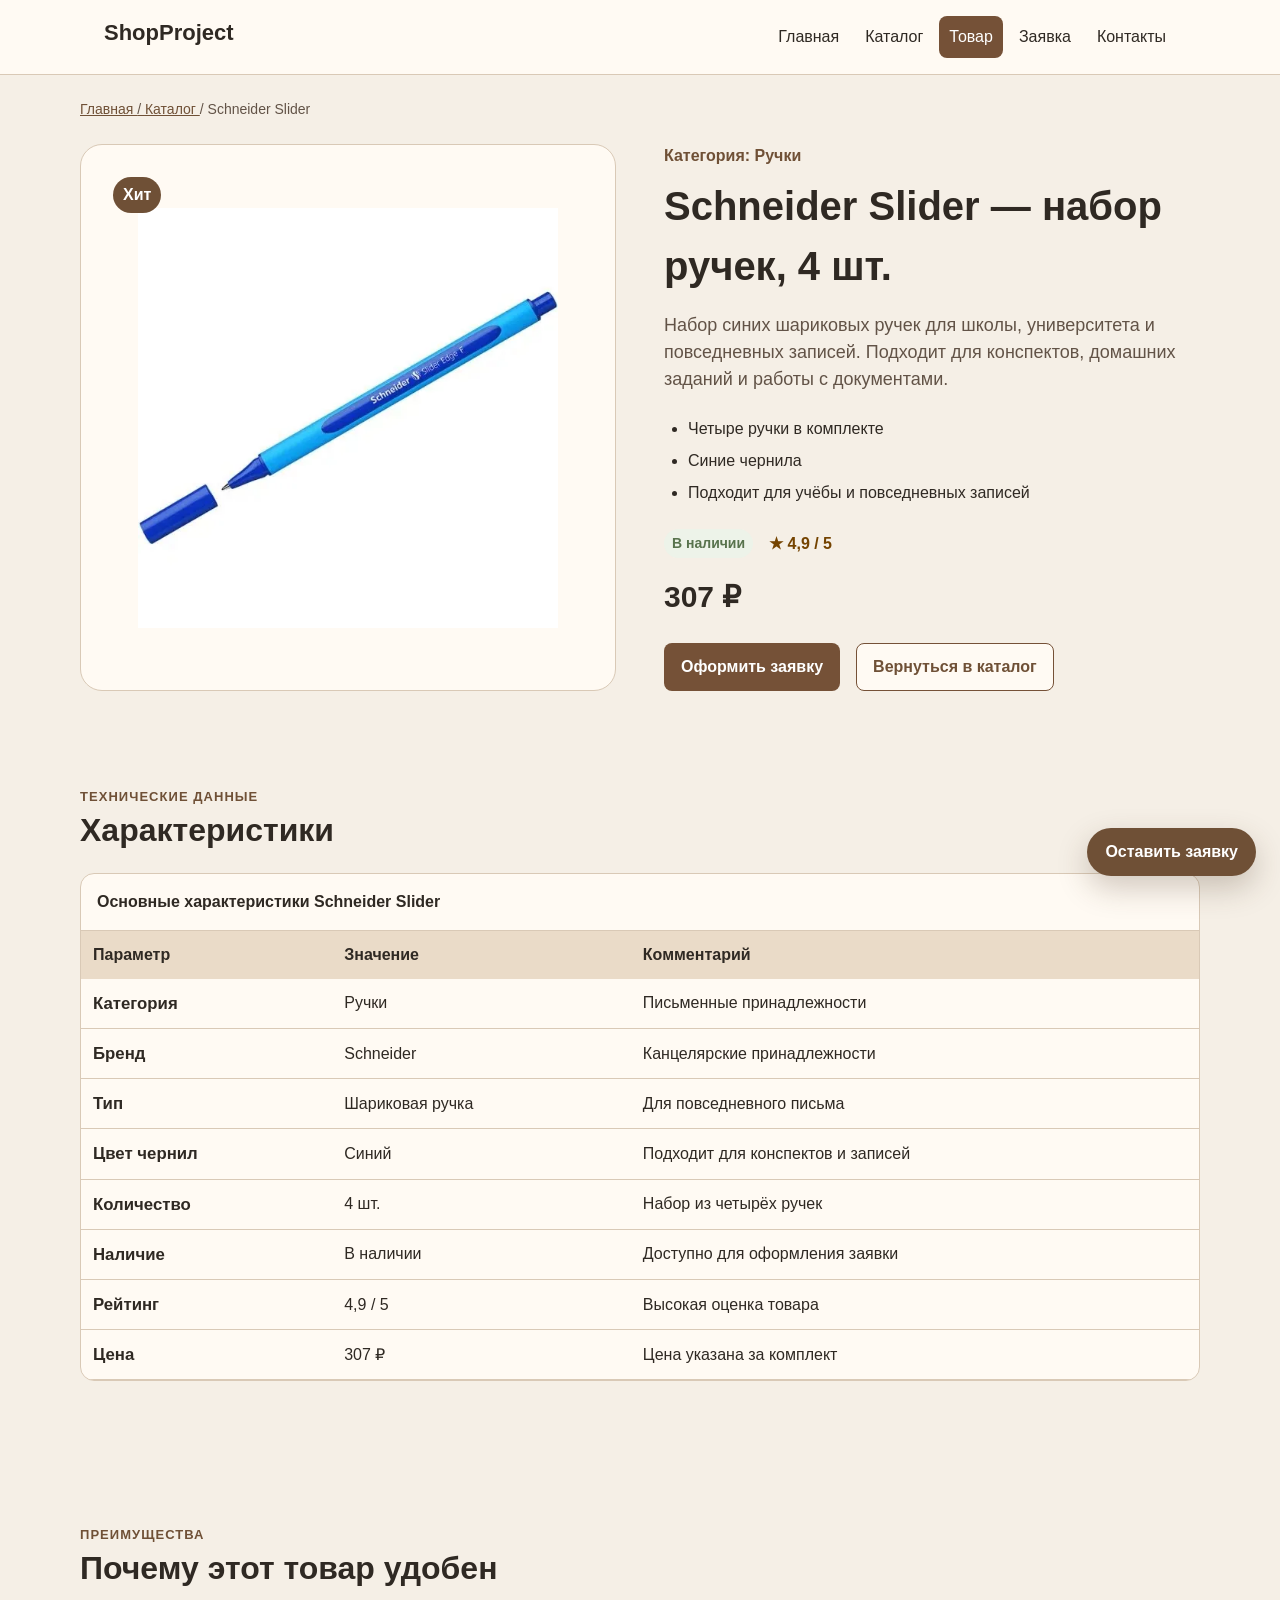
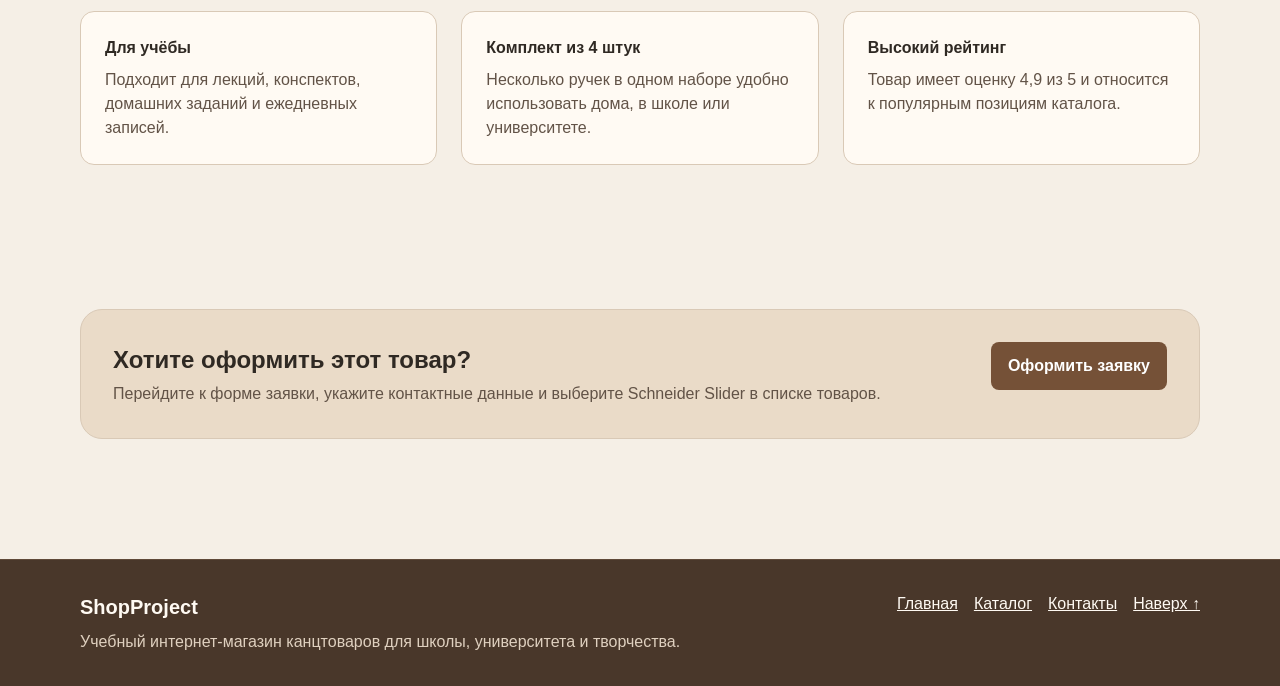
<file: product.html>
<!DOCTYPE html>

<html lang="ru">
<head>
<meta charset="utf-8"/>
<meta content="width=device-width, initial-scale=1.0" name="viewport"/>
<meta content="Schneider Slider — набор синих шариковых ручек, 4 штуки. Карточка товара ShopProject." name="description"/>
<title>Schneider Slider — ShopProject</title>


<link href="css/style.css" rel="stylesheet"/><link href="css/responsive.css" rel="stylesheet"/><link href="css/accessibility.css" rel="stylesheet"/><script defer="True" src="js/main.js"></script></head>
<body id="top">
<a class="skip-link" href="#main-content">
    Перейти к содержимому
  </a>

<header class="site-header">
<div class="site-header__inner">
<a class="site-header__logo" href="index.html">
        ShopProject
      </a>
<button aria-controls="primary-navigation" aria-expanded="false" class="site-nav__toggle" type="button">Меню</button><nav aria-label="Основная навигация" class="site-nav" id="primary-navigation">
<ul class="site-nav__list">
<li class="site-nav__item">
<a class="site-nav__link" href="index.html">
              Главная
            </a>
</li>
<li class="site-nav__item">
<a class="site-nav__link" href="catalog.html">
              Каталог
            </a>
</li>
<li class="site-nav__item">
<a aria-current="page" class="site-nav__link site-nav__link--active" href="product.html">
              Товар
            </a>
</li>
<li class="site-nav__item">
<a class="site-nav__link" href="order.html">
              Заявка
            </a>
</li>
<li class="site-nav__item">
<a class="site-nav__link" href="contacts.html">
              Контакты
            </a>
</li>
</ul>
</nav>
</div>
</header>

<main id="main-content" tabindex="-1">

<nav aria-label="Хлебные крошки" class="breadcrumbs">
<a class="breadcrumbs__link" href="index.html">
        Главная
      </a>
<a class="breadcrumbs__link" href="catalog.html">
        Каталог
      </a>
<span aria-current="page" class="breadcrumbs__current">
        Schneider Slider
      </span>
</nav>

<section aria-labelledby="product-title" class="product-details">

<div class="product-details__visual">
<span class="product-details__badge">
          Хит
        </span>
<picture class="product-details__picture"><source sizes="(min-width: 900px) 42vw, 88vw" srcset="images/product-1-320.webp 320w, images/product-1-480.webp 480w, images/product-1-550.webp 550w" type="image/webp"/>

<img alt="Набор синих шариковых ручек Schneider Slider, 4 штуки" class="product-details__image" decoding="async" height="550" loading="lazy" sizes="(min-width: 900px) 42vw, 88vw" src="images/product-1.jpg" srcset="images/product-1-320.jpg 320w, images/product-1-480.jpg 480w, images/product-1-550.jpg 550w" width="550"/>
</picture>
</div>

<div class="product-details__content">
<p class="product-details__category">
          Категория: Ручки
        </p>
<h1 class="product-details__title" id="product-title">
          Schneider Slider — набор ручек, 4 шт.
        </h1>
<p class="product-details__lead">
          Набор синих шариковых ручек для школы,
          университета и повседневных записей.
          Подходит для конспектов, домашних заданий
          и работы с документами.
        </p>
<ul class="product-details__features">
<li class="product-details__feature">
            Четыре ручки в комплекте
          </li>
<li class="product-details__feature">
            Синие чернила
          </li>
<li class="product-details__feature">
            Подходит для учёбы и повседневных записей
          </li>
</ul>

<div class="product-details__status-row">
<span class="status status--success">
            В наличии
          </span>
<span class="product-details__rating">
            ★ 4,9 / 5
          </span>
</div>

<p class="product-details__price">
          307 ₽
        </p>

<div class="product-details__actions">
<a class="button button--primary" href="order.html">
            Оформить заявку
          </a>
<a class="button button--secondary" href="catalog.html">
            Вернуться в каталог
          </a>
</div>
</div>
</section>

<section class="section">
<div class="section__heading">
<p class="section__eyebrow">
          Технические данные
        </p>
<h2 class="section__title">
          Характеристики
        </h2>
</div>
<div class="table-wrapper">
<table class="product-table">
<caption class="product-table__caption">
            Основные характеристики Schneider Slider
          </caption>
<thead class="product-table__head">
<tr>
<th scope="col">
                Параметр
              </th>
<th scope="col">
                Значение
              </th>
<th scope="col">
                Комментарий
              </th>
</tr>
</thead>
<tbody>
<tr>
<th scope="row">
                Категория
              </th>
<td data-label="Значение">
                Ручки
              </td>
<td data-label="Комментарий">
                Письменные принадлежности
              </td>
</tr>
<tr>
<th scope="row">
                Бренд
              </th>
<td data-label="Значение">
                Schneider
              </td>
<td data-label="Комментарий">
                Канцелярские принадлежности
              </td>
</tr>
<tr>
<th scope="row">
                Тип
              </th>
<td data-label="Значение">
                Шариковая ручка
              </td>
<td data-label="Комментарий">
                Для повседневного письма
              </td>
</tr>
<tr>
<th scope="row">
                Цвет чернил
              </th>
<td data-label="Значение">
                Синий
              </td>
<td data-label="Комментарий">
                Подходит для конспектов и записей
              </td>
</tr>
<tr>
<th scope="row">
                Количество
              </th>
<td data-label="Значение">
                4 шт.
              </td>
<td data-label="Комментарий">
                Набор из четырёх ручек
              </td>
</tr>
<tr>
<th scope="row">
                Наличие
              </th>
<td data-label="Значение">
                В наличии
              </td>
<td data-label="Комментарий">
                Доступно для оформления заявки
              </td>
</tr>
<tr>
<th scope="row">
                Рейтинг
              </th>
<td data-label="Значение">
                4,9 / 5
              </td>
<td data-label="Комментарий">
                Высокая оценка товара
              </td>
</tr>
<tr>
<th scope="row">
                Цена
              </th>
<td data-label="Значение">
                307 ₽
              </td>
<td data-label="Комментарий">
                Цена указана за комплект
              </td>
</tr>
</tbody>
</table>
</div>
</section>

<section class="section">
<div class="section__heading">
<p class="section__eyebrow">
          Преимущества
        </p>
<h2 class="section__title">
          Почему этот товар удобен
        </h2>
</div>
<div class="feature-strip">
<article class="feature-strip__item">
<strong class="feature-strip__title">
            Для учёбы
          </strong>
<p class="feature-strip__text">
            Подходит для лекций, конспектов,
            домашних заданий и ежедневных записей.
          </p>
</article>
<article class="feature-strip__item">
<strong class="feature-strip__title">
            Комплект из 4 штук
          </strong>
<p class="feature-strip__text">
            Несколько ручек в одном наборе удобно
            использовать дома, в школе или университете.
          </p>
</article>
<article class="feature-strip__item">
<strong class="feature-strip__title">
            Высокий рейтинг
          </strong>
<p class="feature-strip__text">
            Товар имеет оценку 4,9 из 5
            и относится к популярным позициям каталога.
          </p>
</article>
</div>
</section>

<section class="section">
<div class="contact-action">
<div>
<h2 class="contact-action__title">
            Хотите оформить этот товар?
          </h2>
<p class="contact-action__text">
            Перейдите к форме заявки,
            укажите контактные данные
            и выберите Schneider Slider в списке товаров.
          </p>
</div>
<a class="button button--primary" href="order.html">
          Оформить заявку
        </a>
</div>
</section>
</main>

<a class="floating-action" href="order.html">
    Оставить заявку
  </a>

<footer class="site-footer">
<div class="site-footer__inner">
<div>
<strong class="site-footer__logo">
          ShopProject
        </strong>
<p class="site-footer__text">
          Учебный интернет-магазин канцтоваров
          для школы, университета и творчества.
        </p>
</div>
<nav aria-label="Дополнительная навигация" class="site-footer__nav">
<a class="site-footer__link" href="index.html">
          Главная
        </a>
<a class="site-footer__link" href="catalog.html">
          Каталог
        </a>
<a class="site-footer__link" href="contacts.html">
          Контакты
        </a>
<a class="site-footer__link" href="#top">
          Наверх ↑
        </a>
</nav>
</div>
</footer>
</body>
</html>
</file>
<file: css/style.css>
:root {
  --color-bg: #f5efe6;
  --color-surface: #fffaf3;
  --color-surface-soft: #eee2d2;
  --color-surface-strong: #e4d4c0;

  --color-text: #2f2923;
  --color-muted: #75695d;

  --color-primary: #9a7552;
  --color-primary-dark: #6f5036;
  --color-primary-soft: #eadbc8;

  --color-border: #d9c9b6;

  --color-success: #58734d;
  --color-success-bg: #edf3e9;

  --color-warning: #9a6a20;

  --color-danger: #a84c3d;
  --color-danger-bg: #f9e9e5;

  --color-white: #ffffff;

  --space-xs: 4px;
  --space-sm: 8px;
  --space-md: 16px;
  --space-lg: 24px;
  --space-xl: 32px;
  --space-2xl: 48px;

  --radius-sm: 8px;
  --radius-md: 14px;
  --radius-lg: 22px;

  --container-width: 1120px;
}

* {
  box-sizing: border-box;
}

html {
  min-height: 100%;
  scroll-behavior: smooth;
}

body {
  display: flex;
  flex-direction: column;

  min-height: 100vh;

  margin: 0;

  font-family: Arial, sans-serif;
  line-height: 1.5;

  color: var(--color-text);
  background-color: var(--color-bg);
}

main {
  flex: 1 0 auto;

  width: 100%;

  padding: var(--space-lg);
}

img {
  max-width: 100%;
}

a {
  color: var(--color-primary-dark);
}

a:hover {
  color: var(--color-primary);
}

a:focus-visible,
button:focus-visible,
input:focus-visible,
select:focus-visible,
textarea:focus-visible,
summary:focus-visible {
  outline: 3px solid var(--color-primary);
  outline-offset: 3px;
}

.skip-link {
  position: fixed;

  top: var(--space-sm);
  left: var(--space-sm);

  z-index: 1000;

  padding: var(--space-sm) var(--space-md);

  color: var(--color-white);
  background-color: var(--color-primary-dark);

  border-radius: var(--radius-sm);

  text-decoration: none;

  transform: translateY(-160%);
}

.skip-link:focus {
  transform: translateY(0);
}

.site-header {
  position: sticky;

  top: 0;

  z-index: 100;

  flex-shrink: 0;

  background-color: rgba(255, 250, 243, 0.97);

  border-bottom: 1px solid var(--color-border);
}

.site-header__inner {
  display: flex;

  align-items: center;
  justify-content: space-between;

  gap: var(--space-lg);

  max-width: var(--container-width);

  margin: 0 auto;

  padding: var(--space-md) var(--space-lg);
}

.site-header__logo {
  color: var(--color-text);

  font-size: 22px;
  font-weight: 800;

  text-decoration: none;
}

.site-header__logo:hover {
  color: var(--color-primary-dark);
}

.site-nav__list {
  display: flex;

  flex-wrap: wrap;
  align-items: center;

  gap: var(--space-sm);

  margin: 0;
  padding: 0;

  list-style: none;
}

.site-nav__item {
  margin: 0;
}

.site-nav__link {
  display: inline-block;

  padding: 9px 13px;

  color: var(--color-text);

  text-decoration: none;

  border-radius: var(--radius-sm);
}

.site-nav__link:hover {
  color: var(--color-primary-dark);

  background-color: var(--color-primary-soft);
}

.site-nav__link--active {
  color: var(--color-white);

  background-color: var(--color-primary);
}

.site-nav__link--active:hover {
  color: var(--color-white);

  background-color: var(--color-primary-dark);
}

.section {
  max-width: var(--container-width);

  margin: 0 auto var(--space-2xl);
}

.section--compact {
  margin-bottom: var(--space-xl);
}

.section__heading {
  margin-bottom: var(--space-lg);
}

.section__eyebrow {
  margin: 0 0 var(--space-xs);

  color: var(--color-primary-dark);

  font-size: 13px;
  font-weight: 800;

  letter-spacing: 0.08em;

  text-transform: uppercase;
}

.section__title {
  margin: 0;

  color: var(--color-text);

  font-size: 32px;
  line-height: 1.2;
}

.section__text {
  max-width: 760px;

  margin: var(--space-sm) 0 0;

  color: var(--color-muted);
}

.hero {
  display: grid;

  grid-template-columns: 1.6fr 0.8fr;

  align-items: center;

  gap: var(--space-xl);

  max-width: var(--container-width);

  margin: 0 auto var(--space-2xl);

  padding: var(--space-2xl);

  background:
    linear-gradient(
      135deg,
      var(--color-surface-soft),
      var(--color-surface)
    );

  border: 1px solid var(--color-border);

  border-radius: var(--radius-lg);
}

.hero__content {
  align-self: center;
}

.hero__eyebrow {
  margin: 0 0 var(--space-sm);

  color: var(--color-primary-dark);

  font-weight: 800;
}

.hero__title {
  margin: 0 0 var(--space-md);

  color: var(--color-text);

  font-size: 42px;
  line-height: 1.15;
}

.hero__text {
  max-width: 720px;

  margin: 0 0 var(--space-lg);

  color: var(--color-muted);

  font-size: 18px;
}

.hero__actions {
  display: flex;

  flex-wrap: wrap;

  gap: var(--space-md);

  margin-top: var(--space-lg);
}

.hero__panel {
  align-self: center;

  width: 100%;

  padding: 32px;

  background-color: var(--color-surface);

  border: 1px solid var(--color-border);

  border-radius: var(--radius-lg);

  box-shadow:
    0 12px 30px rgba(75, 55, 35, 0.08);
}

.hero__panel-label {
  margin: 0 0 24px;

  color: var(--color-primary-dark);

  font-size: 13px;
  font-weight: 800;

  letter-spacing: 0.08em;

  text-transform: uppercase;
}

.hero__panel-stat {
  display: flex;

  align-items: center;

  gap: var(--space-md);

  margin-bottom: var(--space-lg);
}

.hero__panel-number {
  color: var(--color-primary);

  font-size: 64px;
  font-weight: 800;

  line-height: 1;
}

.hero__panel-caption {
  color: var(--color-text);

  font-size: 18px;
  font-weight: 700;

  line-height: 1.3;
}

.hero__panel-list {
  display: grid;

  grid-template-columns: 1fr 1fr;

  gap: 10px 20px;

  margin: 0;
  padding: 20px 0 0;

  border-top: 1px solid var(--color-border);

  list-style: none;
}

.hero__panel-item {
  position: relative;

  padding-left: 18px;

  color: var(--color-muted);

  font-size: 15px;
}

.hero__panel-item::before {
  content: "";

  position: absolute;

  top: 9px;
  left: 0;

  width: 6px;
  height: 6px;

  background-color: var(--color-primary);

  border-radius: 50%;
}

.button {
  display: inline-block;

  padding: 11px 16px;

  border: 1px solid transparent;

  border-radius: var(--radius-sm);

  font: inherit;
  font-weight: 700;

  text-align: center;
  text-decoration: none;

  cursor: pointer;
}

.button--primary {
  color: var(--color-white);

  background-color: var(--color-primary);
}

.button--primary:hover {
  color: var(--color-white);

  background-color: var(--color-primary-dark);
}

.button--secondary {
  color: var(--color-primary-dark);

  background-color: var(--color-surface);

  border-color: var(--color-primary);
}

.button--secondary:hover {
  color: var(--color-white);

  background-color: var(--color-primary);
}

.button--disabled,
.button:disabled {
  opacity: 0.55;

  cursor: not-allowed;
}

.benefits-grid {
  display: grid;

  grid-template-columns: repeat(3, 1fr);

  gap: var(--space-lg);
}

.benefit-card {
  padding: var(--space-lg);

  background-color: var(--color-surface);

  border: 1px solid var(--color-border);

  border-radius: var(--radius-md);
}

.benefit-card__number {
  display: inline-block;

  margin-bottom: var(--space-lg);

  color: var(--color-primary);

  font-size: 26px;
  font-weight: 800;
}

.benefit-card__title {
  margin: 0 0 var(--space-sm);
}

.benefit-card__text {
  margin: 0;

  color: var(--color-muted);
}

.products-grid {
  display: grid;

  grid-template-columns: repeat(3, 1fr);

  gap: var(--space-lg);
}

.product-card {
  position: relative;

  display: flex;
  flex-direction: column;

  gap: var(--space-sm);

  min-width: 0;

  padding: var(--space-lg);

  background-color: var(--color-surface);

  border: 1px solid var(--color-border);

  border-radius: var(--radius-md);

  transition:
    border-color 0.2s ease,
    box-shadow 0.2s ease,
    transform 0.2s ease;
}

.product-card:hover {
  border-color: var(--color-primary);

  box-shadow:
    0 10px 24px rgba(75, 55, 35, 0.09);

  transform: translateY(-2px);
}

.product-card--featured {
  border-color: var(--color-primary);
}

.product-card--unavailable {
  opacity: 0.72;
}

.product-card__badge {
  position: absolute;

  top: var(--space-md);
  right: var(--space-md);

  z-index: 2;

  padding: 5px 9px;

  color: var(--color-white);

  border-radius: 999px;

  font-size: 12px;
  font-weight: 800;
}

.product-card__badge--hit {
  background-color: var(--color-primary-dark);
}

.product-card__badge--new {
  background-color: var(--color-success);
}

.product-card__badge--discount {
  background-color: var(--color-danger);
}

.product-card__badge--muted {
  color: var(--color-text);

  background-color: var(--color-surface-strong);
}

.product-card__image {
  display: block;

  width: 100%;

  aspect-ratio: 4 / 3;

  object-fit: contain;

  margin-bottom: var(--space-sm);

  padding: var(--space-sm);

  background-color: var(--color-white);

  border-radius: var(--radius-sm);
}

.product-card__category {
  margin: 0;

  color: var(--color-primary-dark);

  font-size: 13px;
  font-weight: 800;
}

.product-card__title {
  margin: 0;

  color: var(--color-text);

  font-size: 22px;
}

.product-card__description {
  margin: 0;

  color: var(--color-muted);
}

.product-card__meta {
  display: flex;

  justify-content: space-between;

  gap: var(--space-sm);

  margin-top: auto;

  padding-top: var(--space-sm);
}

.product-card__availability {
  color: var(--color-success);

  font-size: 14px;
  font-weight: 700;
}

.product-card__availability--muted {
  color: var(--color-muted);
}

.product-card__rating {
  color: var(--color-warning);

  font-size: 14px;
  font-weight: 700;
}

.product-card__price {
  margin: 0;

  color: var(--color-text);

  font-size: 22px;
  font-weight: 800;
}

.product-card__old-price {
  margin-right: var(--space-xs);

  color: var(--color-muted);

  font-size: 14px;
  font-weight: 400;

  text-decoration: line-through;
}

.product-card__actions {
  display: flex;

  flex-wrap: wrap;

  gap: var(--space-sm);

  margin-top: var(--space-sm);
}

.product-card__button {
  align-self: flex-start;
}

.steps-list {
  display: grid;

  grid-template-columns: repeat(3, 1fr);

  gap: var(--space-lg);

  margin: 0;
  padding: 0;

  list-style: none;
}

.steps-list__item {
  display: flex;

  gap: var(--space-md);

  padding: var(--space-lg);

  background-color: var(--color-surface);

  border: 1px solid var(--color-border);

  border-radius: var(--radius-md);
}

.steps-list__number {
  display: grid;

  place-items: center;

  flex: 0 0 38px;

  height: 38px;

  color: var(--color-white);

  background-color: var(--color-primary);

  border-radius: 50%;

  font-weight: 800;
}

.steps-list__title {
  margin: 0 0 var(--space-xs);
}

.steps-list__text {
  margin: 0;

  color: var(--color-muted);
}

.breadcrumbs {
  max-width: var(--container-width);

  margin: 0 auto var(--space-lg);

  color: var(--color-muted);

  font-size: 14px;
}

.breadcrumbs__link {
  color: var(--color-primary-dark);
}

.breadcrumbs__link + .breadcrumbs__link::before,
.breadcrumbs__current::before {
  content: " / ";

  color: var(--color-muted);
}

.catalog-layout {
  display: grid;

  grid-template-columns: 280px 1fr;

  gap: var(--space-xl);

  max-width: var(--container-width);

  margin: 0 auto var(--space-2xl);
}

.catalog-products__header {
  display: flex;

  align-items: center;
  justify-content: space-between;

  gap: var(--space-md);

  margin-bottom: var(--space-lg);
}

.catalog-products__title {
  margin: 0;
}

.catalog-products__count {
  margin: 0;

  color: var(--color-muted);
}

.catalog-filters {
  position: sticky;

  top: 96px;

  align-self: start;

  padding: var(--space-lg);

  background-color: var(--color-surface);

  border: 1px solid var(--color-border);

  border-radius: var(--radius-md);
}

.catalog-filters__title {
  margin: 0 0 var(--space-lg);
}

.filters-form {
  display: grid;

  gap: var(--space-md);
}

.filters-form__group {
  margin: 0;

  padding: var(--space-md);

  border: 1px solid var(--color-border);

  border-radius: var(--radius-sm);
}

.filters-form__legend {
  padding: 0 var(--space-xs);

  color: var(--color-text);

  font-weight: 800;
}

.filters-form__label {
  display: block;

  margin-bottom: var(--space-sm);
}

.filters-form__input {
  width: 100%;

  margin: var(--space-xs) 0 var(--space-sm);

  padding: 10px 12px;

  color: var(--color-text);
  background-color: var(--color-white);

  border: 1px solid var(--color-border);

  border-radius: var(--radius-sm);

  font: inherit;
}

.filters-form__input:hover {
  border-color: var(--color-primary);
}

.filters-form__actions {
  display: flex;

  gap: var(--space-sm);
}

.product-details {
  display: grid;

  grid-template-columns: 1fr 1fr;

  gap: var(--space-2xl);

  max-width: var(--container-width);

  margin: 0 auto var(--space-2xl);
}

.product-details__visual {
  position: relative;

  display: flex;

  align-items: center;
  justify-content: center;

  min-height: 420px;

  padding: var(--space-lg);

  background-color: var(--color-surface);

  border: 1px solid var(--color-border);

  border-radius: var(--radius-lg);
}

.product-details__badge {
  position: absolute;

  top: var(--space-xl);
  left: var(--space-xl);

  z-index: 2;

  padding: 6px 10px;

  color: var(--color-white);

  background-color: var(--color-primary-dark);

  border-radius: 999px;

  font-weight: 800;
}

.product-details__image {
  display: block;

  width: 100%;
  max-height: 420px;

  object-fit: contain;

  border-radius: var(--radius-md);
}

.product-details__content {
  align-self: center;
}

.product-details__category {
  margin: 0 0 var(--space-sm);

  color: var(--color-primary-dark);

  font-weight: 800;
}

.product-details__title {
  margin: 0 0 var(--space-md);

  color: var(--color-text);

  font-size: 40px;
}

.product-details__lead {
  margin: 0 0 var(--space-lg);

  color: var(--color-muted);

  font-size: 18px;
}

.product-details__features {
  margin: 0 0 var(--space-lg);

  padding-left: var(--space-lg);
}

.product-details__feature {
  margin-bottom: var(--space-sm);
}

.product-details__status-row {
  display: flex;

  align-items: center;

  gap: var(--space-md);

  margin-bottom: var(--space-md);
}

.product-details__rating {
  color: var(--color-warning);

  font-weight: 800;
}

.product-details__price {
  margin: 0 0 var(--space-lg);

  color: var(--color-text);

  font-size: 30px;
  font-weight: 800;
}

.product-details__actions {
  display: flex;

  flex-wrap: wrap;

  gap: var(--space-md);
}

.status {
  display: inline-block;

  padding: var(--space-xs) var(--space-sm);

  border-radius: 999px;

  font-size: 14px;
  font-weight: 800;
}

.status--success {
  color: var(--color-success);

  background-color: var(--color-success-bg);
}

.table-wrapper {
  overflow-x: auto;

  background-color: var(--color-surface);

  border: 1px solid var(--color-border);

  border-radius: var(--radius-md);
}

.product-table {
  width: 100%;

  border-collapse: collapse;
}

.product-table__caption {
  padding: var(--space-md);

  color: var(--color-text);

  font-weight: 800;

  text-align: left;
}

.product-table th,
.product-table td {
  padding: 13px 15px;

  border-top: 1px solid var(--color-border);

  text-align: left;
}

.product-table__head {
  background-color: var(--color-primary-soft);
}

.order-form__notice {
  margin: 0 0 var(--space-lg);

  padding: var(--space-md);

  color: var(--color-primary-dark);

  background-color: var(--color-primary-soft);

  border-radius: var(--radius-sm);
}

.order-form__field {
  margin-bottom: var(--space-md);
}

.order-form__label {
  display: block;

  margin-bottom: var(--space-xs);

  color: var(--color-text);

  font-weight: 800;
}

.order-form__input,
.order-form__select,
.order-form__textarea {
  width: 100%;

  padding: 11px 12px;

  color: var(--color-text);

  background-color: var(--color-white);

  border: 1px solid var(--color-border);

  border-radius: var(--radius-sm);

  font: inherit;
}

.order-form__input:hover,
.order-form__select:hover,
.order-form__textarea:hover {
  border-color: var(--color-primary);
}

.order-form__textarea {
  resize: vertical;
}

.order-form__hint {
  display: block;

  margin-top: var(--space-xs);

  color: var(--color-muted);
}

.order-form__checkbox-label {
  display: flex;

  align-items: flex-start;

  gap: var(--space-sm);
}

.order-form__actions {
  display: flex;

  flex-wrap: wrap;

  gap: var(--space-md);

  margin-top: var(--space-lg);
}

[aria-invalid="true"] {
  border-color: var(--color-danger);

  background-color: var(--color-danger-bg);
}

.order-dialog {
  width: min(100% - 32px, 620px);

  max-height: 90vh;

  overflow: auto;

  padding: var(--space-xl);

  color: var(--color-text);

  background-color: var(--color-surface);

  border: none;

  border-radius: var(--radius-lg);
}

.order-dialog::backdrop {
  background-color: rgba(47, 41, 35, 0.68);
}

.order-dialog__header {
  display: flex;

  justify-content: space-between;

  gap: var(--space-md);

  margin-bottom: var(--space-lg);
}

.order-dialog__eyebrow {
  margin: 0 0 var(--space-xs);

  color: var(--color-primary-dark);

  font-size: 13px;
  font-weight: 800;

  text-transform: uppercase;
}

.order-dialog__title {
  margin: 0;
}

.order-dialog__close {
  width: 40px;
  height: 40px;

  color: var(--color-text);

  background-color: var(--color-surface-soft);

  border: 1px solid var(--color-border);

  border-radius: 50%;

  font-size: 24px;

  cursor: pointer;
}

.success-message {
  max-width: var(--container-width);

  margin: var(--space-lg) auto;

  padding: var(--space-md);

  color: var(--color-success);

  background-color: var(--color-success-bg);

  border-left: 4px solid var(--color-success);

  border-radius: var(--radius-sm);
}

.order-layout {
  display: grid;

  grid-template-columns: 1.4fr 0.8fr;

  gap: var(--space-xl);

  max-width: var(--container-width);

  margin: 0 auto var(--space-2xl);
}

.order-panel,
.order-summary {
  padding: var(--space-xl);

  background-color: var(--color-surface);

  border: 1px solid var(--color-border);

  border-radius: var(--radius-lg);
}

.order-panel__title,
.order-summary__title {
  margin-top: 0;
}

.order-summary {
  align-self: start;

  color: var(--color-white);

  background-color: var(--color-primary-dark);
}

.order-summary__eyebrow {
  margin: 0 0 var(--space-xs);

  color: #eadbc8;

  font-size: 13px;
  font-weight: 800;

  text-transform: uppercase;
}

.order-summary__list {
  display: grid;

  gap: var(--space-md);

  margin: var(--space-lg) 0;
  padding: 0;

  list-style: none;
}

.order-summary__item {
  display: flex;

  align-items: center;

  gap: var(--space-md);
}

.order-summary__number {
  display: grid;

  place-items: center;

  flex: 0 0 34px;

  height: 34px;

  color: var(--color-primary-dark);

  background-color: var(--color-surface);

  border-radius: 50%;

  font-weight: 800;
}

.order-summary__notice {
  padding: var(--space-md);

  color: var(--color-text);

  background-color: var(--color-surface);

  border-radius: var(--radius-sm);
}

.order-summary__notice p {
  margin-bottom: 0;
}

.contacts-grid {
  display: grid;

  grid-template-columns: repeat(3, 1fr);

  gap: var(--space-lg);

  max-width: var(--container-width);

  margin: 0 auto var(--space-xl);
}

.contact-card {
  padding: var(--space-lg);

  background-color: var(--color-surface);

  border: 1px solid var(--color-border);

  border-radius: var(--radius-md);
}

.contact-card__label {
  display: block;

  margin-bottom: var(--space-sm);

  color: var(--color-primary-dark);

  font-size: 13px;
  font-weight: 800;

  text-transform: uppercase;
}

.contact-card__value {
  display: block;

  margin-bottom: var(--space-sm);

  color: var(--color-text);

  font-size: 20px;
  font-weight: 800;

  text-decoration: none;
}

.contact-card__value:hover {
  color: var(--color-primary);
}

.contact-card__text {
  margin: 0;

  color: var(--color-muted);
}

.contact-action {
  display: flex;

  align-items: center;
  justify-content: space-between;

  gap: var(--space-xl);

  padding: var(--space-xl);

  background-color: var(--color-primary-soft);

  border: 1px solid var(--color-border);

  border-radius: var(--radius-lg);
}

.contact-action__title {
  margin: 0 0 var(--space-xs);
}

.contact-action__text {
  margin: 0;

  color: var(--color-muted);
}

.faq-list {
  display: grid;

  gap: var(--space-sm);
}

.faq-item {
  background-color: var(--color-surface);

  border: 1px solid var(--color-border);

  border-radius: var(--radius-sm);
}

.faq-item__question {
  padding: var(--space-md);

  color: var(--color-text);

  font-weight: 800;

  cursor: pointer;
}

.faq-item__answer {
  margin: 0;

  padding:
    0
    var(--space-md)
    var(--space-md);

  color: var(--color-muted);
}

.feature-strip {
  display: grid;

  grid-template-columns: repeat(3, 1fr);

  gap: var(--space-lg);
}

.feature-strip__item {
  padding: var(--space-lg);

  background-color: var(--color-surface);

  border: 1px solid var(--color-border);

  border-radius: var(--radius-md);
}

.feature-strip__title {
  display: block;

  margin-bottom: var(--space-sm);
}

.feature-strip__text {
  margin: 0;

  color: var(--color-muted);
}

.floating-action {
  position: fixed;

  right: var(--space-lg);
  bottom: var(--space-lg);

  z-index: 90;

  padding: 12px 18px;

  color: var(--color-white);

  background-color: var(--color-primary-dark);

  border-radius: 999px;

  font-weight: 800;

  text-decoration: none;

  box-shadow:
    0 12px 30px rgba(75, 55, 35, 0.25);
}

.floating-action:hover {
  color: var(--color-white);

  background-color: var(--color-primary);
}

.site-footer {
  flex-shrink: 0;

  width: 100%;

  margin-top: auto;

  padding:
    var(--space-xl)
    var(--space-lg);

  color: #f8f1e8;

  background-color: #49372a;

  border-top: 1px solid #5f4938;
}

.site-footer__inner {
  display: flex;

  align-items: flex-start;
  justify-content: space-between;

  gap: var(--space-xl);

  max-width: var(--container-width);

  margin: 0 auto;
}

.site-footer__logo {
  color: #fffaf3;

  font-size: 20px;
}

.site-footer__text {
  max-width: 620px;

  margin: var(--space-sm) 0 0;

  color: #dfd0bf;
}

.site-footer__nav {
  display: flex;

  flex-wrap: wrap;

  gap: var(--space-md);
}

.site-footer__link {
  color: #fffaf3;
}

.site-footer__link:hover {
  color: #d9c1a6;
}
</file>
<file: css/responsive.css>
*,
*::before,
*::after {
  box-sizing: border-box;
}

html {
  scroll-behavior: smooth;
}

img,
video {
  max-width: 100%;
  height: auto;
}

body {
  min-width: 0;
}

main {
  width: 100%;
  min-width: 0;
  padding: 16px;
}

.container,
.main,
.section {
  width: min(100%, var(--container-width, 1120px));
  margin-inline: auto;
}

.section {
  padding-block: clamp(24px, 5vw, 48px);
}

.section__title {
  font-size: clamp(24px, 5vw, 32px);
}

.breadcrumbs,
.catalog-layout,
.product-details,
.order-layout,
.contacts-grid {
  width: min(100%, var(--container-width, 1120px));
  margin-inline: auto;
}

.site-header {
  position: static;
  top: auto;
}

.site-header__inner {
  flex-direction: column;
  align-items: stretch;
  gap: 12px;
  padding: 16px;
}

.site-header__logo {
  align-self: flex-start;
}

.site-nav,
.site-nav__list,
.site-nav__item {
  width: 100%;
  min-width: 0;
}

.site-nav__list {
  flex-direction: column;
  flex-wrap: nowrap;
  align-items: stretch;
  gap: 6px;
}

.site-nav__link {
  display: block;
  width: 100%;
  padding: 12px 16px;
}

.hero {
  grid-template-columns: minmax(0, 1fr);
  gap: 24px;
  padding: clamp(20px, 4vw, 48px);
}

.hero__content,
.hero__panel {
  min-width: 0;
}

.hero__title {
  font-size: clamp(28px, 7vw, 56px);
  line-height: 1.1;
  overflow-wrap: anywhere;
}

.hero__actions,
.product-card__actions,
.product-details__actions {
  flex-wrap: wrap;
}

.hero__panel {
  padding: clamp(18px, 3vw, 32px);
}

.hero__panel-list {
  grid-template-columns: minmax(0, 1fr);
}

.benefits-grid,
.steps-list,
.contacts-grid,
.feature-strip {
  grid-template-columns: minmax(0, 1fr);
}

.products-grid {
  grid-template-columns: minmax(0, 1fr);
  gap: 16px;
}

.product-card {
  min-width: 0;
  padding: clamp(16px, 3vw, 24px);
}

.product-card__title,
.product-card__description {
  overflow-wrap: anywhere;
}

.product-card__image {
  display: block;
  width: 100%;
  aspect-ratio: 4 / 3;
  object-fit: contain;
}

.product-card__actions .button {
  max-width: 100%;
}

.catalog-layout {
  grid-template-columns: minmax(0, 1fr);
  gap: 24px;
}

.catalog-filters {
  position: static;
  top: auto;
  order: -1;
  min-width: 0;
  padding: 16px;
}

.catalog-products {
  min-width: 0;
}

.catalog-products__header,
.filters-form__actions {
  flex-wrap: wrap;
}

.filters-form__actions .button {
  flex: 1 1 140px;
}

.product-details {
  grid-template-columns: minmax(0, 1fr);
  gap: 24px;
}

.product-details__visual {
  min-height: 0;
  padding: 20px;
}

.product-details__picture {
  display: block;
  width: 100%;
}

.product-details__image {
  width: 100%;
  height: auto;
  max-height: 420px;
  object-fit: contain;
}

.product-details__title {
  font-size: clamp(26px, 5vw, 40px);
  overflow-wrap: anywhere;
}

.order-layout {
  grid-template-columns: minmax(0, 1fr);
  gap: 24px;
}

.order-panel,
.order-summary {
  min-width: 0;
  padding: clamp(16px, 3vw, 32px);
}

.order-form {
  display: grid;
  grid-template-columns: minmax(0, 1fr);
  gap: 16px;
}

.order-form__field {
  min-width: 0;
  margin-bottom: 0;
}

.order-form__input,
.order-form__select,
.order-form__textarea {
  width: 100%;
  min-width: 0;
  min-height: 44px;
  padding: 10px 12px;
  font: inherit;
}

.order-form__textarea {
  min-height: 120px;
  resize: vertical;
}

.order-form__actions,
.order-form__notice,
.order-form__field--checkbox {
  grid-column: 1 / -1;
}

.order-dialog {
  width: min(calc(100% - 32px), 560px);
  max-width: calc(100dvh - 32px);
  overflow-y: auto;
  padding: clamp(16px, 3vw, 32px);
}

.order-dialog__close {
  flex: 0 0 40px;
}

.table-wrapper {
  width: 100%;
  max-width: 100%;
  overflow-x: auto;
  -webkit-overflow-scrolling: touch;
}

.product-table {
  width: 100%;
  min-width: 640px;
  border-collapse: collapse;
}

.product-table th,
.product-table td {
  padding: 12px;
  text-align: left;
}

.site-footer__inner,
.contact-action {
  flex-direction: column;
  align-items: stretch;
}

.contact-card {
  min-width: 0;
}

.contact-card__value {
  overflow-wrap: anywhere;
}

.floating-action {
  position: static;
  display: table;
  margin: 16px auto 24px;
  text-align: center;
}

@media (min-width: 640px) {
  .products-grid,
  .hero__panel-list,
  .benefits-grid,
  .contacts-grid,
  .feature-strip {
    grid-template-columns: repeat(2, minmax(0, 1fr));
  }
}

@media (min-width: 768px) {
  main {
    padding: 24px;
  }

  .site-header {
    position: sticky;
    top: 0;
    z-index: 100;
  }

  .site-header__inner {
    flex-direction: row;
    align-items: center;
    justify-content: space-between;
    gap: 16px;
    padding: 16px 24px;
  }

  .site-nav,
  .site-nav__item {
    width: auto;
  }

  .site-nav__list {
    flex-direction: row;
    flex-wrap: wrap;
    align-items: center;
  }

  .site-nav__link {
    display: inline-block;
    width: auto;
    padding: 9px 10px;
  }

  .order-form--page {
    grid-template-columns: repeat(2, minmax(0, 1fr));
  }

  .order-form--page .order-form__actions,
  .order-form--page .order-form__field--checkbox {
    grid-column: 1 / -1;
  }

  .floating-action {
    position: fixed;
    right: 24px;
    bottom: 24px;
    z-index: 90;
    margin: 0;
  }
}

@media (min-width: 900px) {
  .hero {
    grid-template-columns: minmax(0, 1.6fr) minmax(280px, 0.8fr);
  }

  .product-details {
    grid-template-columns: minmax(0, 1fr) minmax(0, 1fr);
    gap: 48px;
  }
}

@media (min-width: 1024px) {
  .catalog-layout {
    grid-template-columns: 280px minmax(0, 1fr);
    align-items: start;
  }

  .catalog-filters {
    position: sticky;
    top: 88px;
    order: initial;
  }

  .products-grid {
    grid-template-columns: repeat(3, minmax(0, 1fr));
  }

  .order-layout {
    grid-template-columns: minmax(0, 1.4fr) minmax(0, 0.8fr);
  }

  .benefits-grid,
  .contacts-grid,
  .feature-strip {
    grid-template-columns: repeat(3, minmax(0, 1fr));
  }

  .site-footer__inner,
  .contact-action {
    flex-direction: row;
    align-items: flex-start;
  }
}

@media (min-width: 1280px) {
  .products-grid {
    grid-template-columns: repeat(4, minmax(0, 1fr));
  }
}

.site-header__inner {
  display: grid;
  grid-template-columns: minmax(0, 1fr) auto;
  align-items: center;
  gap: 12px;
}

.site-nav__toggle,
.catalog-filters__toggle {
  display: none;
  min-height: 44px;
  padding: 10px 18px;
  border: 1px solid var(--color-primary-dark);
  border-radius: var(--radius-sm);
  color: var(--color-primary-dark);
  background: var(--color-surface);
  font: inherit;
  font-weight: 700;
  cursor: pointer;
}

.site-nav {
  grid-column: 1 / -1;
}

.site-nav__toggle[aria-expanded="true"],
.catalog-filters__toggle[aria-expanded="true"] {
  background: var(--color-primary-dark);
  color: var(--color-white);
}

.has-js .site-nav__toggle,
.has-js .catalog-filters__toggle {
  display: inline-flex;
  justify-content: center;
  align-items: center;
}

.has-js .site-nav:not(.is-open),
.has-js .catalog-filters:not(.is-open) {
  display: none;
}

.catalog-filters__toggle {
  width: 100%;
  margin: 0;
  grid-column: 1 / -1;
}

.catalog-products__empty {
  padding: 18px;
  border: 1px solid var(--color-border);
  border-radius: var(--radius-md);
  background: var(--color-surface);
}

.catalog-products__empty[hidden],
.product-card[hidden],
[hidden] {
  display: none !important;
}

.product-card__picture {
  display: block;
  width: 100%;
  min-width: 0;
}

.product-card__image {
  margin-bottom: 0;
}

.product-table {
  min-width: 0;
}

.product-table__head {
  position: absolute;
  width: 1px;
  height: 1px;
  overflow: hidden;
  clip-path: inset(50%);
  white-space: nowrap;
}

.product-table tbody {
  display: grid;
  gap: 14px;
}

.product-table tbody tr {
  display: block;
  padding: 14px;
  background: var(--color-surface);
  border: 1px solid var(--color-border);
  border-radius: var(--radius-md);
}

.product-table tbody th,
.product-table tbody td {
  display: block;
  padding: 5px 0;
  border: 0;
  overflow-wrap: anywhere;
}

.product-table tbody th {
  font-size: 1.05rem;
  font-weight: 800;
}

.product-table tbody td::before {
  content: attr(data-label) ': ';
  font-weight: 700;
  color: var(--color-primary-dark);
}

.order-dialog {
  max-height: calc(100dvh - 32px);
  max-width: calc(100vw - 32px);
}

.feedback-form {
  width: min(100%, 760px);
  margin-top: 24px;
}

.feedback-section {
  padding: 26px;
  background: var(--color-surface);
  border: 1px solid var(--color-border);
  border-radius: var(--radius-lg);
}

@media (min-width: 640px) {
  .product-table {
    display: table;
    min-width: 640px;
  }
  .product-table__head {
    position: static;
    width: auto;
    height: auto;
    overflow: visible;
    clip-path: none;
    white-space: normal;
  }
  .product-table tbody { display: table-row-group; }
  .product-table tbody tr { display: table-row; padding: 0; background: transparent; border: 0; }
  .product-table tbody th,
  .product-table tbody td { display: table-cell; padding: 12px; border-bottom: 1px solid var(--color-border); }
  .product-table tbody td::before { content: none; }
}

@media (min-width: 768px) {
  .site-header__inner {
    display: flex;
  }
  .site-nav { grid-column: auto; }
  .has-js .site-nav:not(.is-open) { display: block; }
  .has-js .site-nav__toggle { display: none; }
  .feedback-form { grid-template-columns: repeat(2, minmax(0, 1fr)); }
  .feedback-form .order-form__field--wide,
  .feedback-form .order-form__actions { grid-column: 1 / -1; }
}

@media (min-width: 1024px) {
  .has-js .catalog-filters:not(.is-open) { display: block; }
  .has-js .catalog-filters__toggle { display: none; }
  .catalog-filters__toggle { grid-column: auto; }
}
</file>
<file: css/accessibility.css>
:root {
  --color-primary: #755137;
  --color-muted: #625347;
  --color-danger: #8d2b23;
}

:focus-visible {
  outline: 3px solid #145a85;
  outline-offset: 3px;
}

.site-nav__link:focus-visible,
.button:focus-visible,
.order-form__input:focus-visible,
.order-form__textarea:focus-visible,
.order-form__select:focus-visible,
.filters-form__input:focus-visible,
.order-dialog__close:focus-visible,
.faq-item__question:focus-visible,
a:focus-visible,
button:focus-visible,
input:focus-visible,
select:focus-visible,
textarea:focus-visible {
  outline: 3px solid #145a85;
  outline-offset: 3px;
}

.button--primary:focus-visible,
.floating-action:focus-visible {
  outline: 3px solid #ffffff;
  outline-offset: 3px;
  box-shadow: 0 0 0 6px #145a85;
}

.skip-link:focus,
.skip-link:focus-visible {
  transform: translateY(0);
}

#main-content {
  scroll-margin-top: 100px;
}

.form-note {
  grid-column: 1 / -1;

  margin: 0 0 16px;

  color: var(--color-muted);

  font-size: 14px;
  line-height: 1.5;
}

.form-error {
  margin: 6px 0 0;

  color: var(--color-danger);

  font-size: 14px;
  line-height: 1.5;
}

.form-error-summary {
  grid-column: 1 / -1;

  margin: 0 0 16px;
  padding: 12px 16px;

  color: var(--color-danger);
  background-color: var(--color-danger-bg);

  border-left: 4px solid var(--color-danger);

  border-radius: var(--radius-sm);

  font-size: 14px;
  line-height: 1.5;
}

.order-form__input[aria-invalid="true"],
.order-form__textarea[aria-invalid="true"],
.order-form__select[aria-invalid="true"] {
  border: 2px solid var(--color-danger);
  background-color: var(--color-danger-bg);
}

.order-form__checkbox[aria-invalid="true"],
input[type="checkbox"][aria-invalid="true"] {
  outline: 2px solid var(--color-danger);
  outline-offset: 3px;
}

.section__text,
.product-card__description,
.contact-card__text,
.order-form__hint,
.faq-item__answer {
  color: var(--color-muted);
}

@media (prefers-reduced-motion: reduce) {
  html {
    scroll-behavior: auto;
  }

  *,
  *::before,
  *::after {
    animation-duration: 0.01ms !important;
    animation-iteration-count: 1 !important;
    transition-duration: 0.01ms !important;
  }
}

.product-card__rating,
.product-details__rating {
  color: #744300;
}

.product-card--unavailable {
  opacity: 1;
  border-color: #b8a796;
}

.product-card--unavailable .product-card__image {
  opacity: 0.82;
  filter: grayscale(45%);
}

.product-card__badge--muted {
  color: #2f2923;
  background-color: #e4d4c0;
}

.product-card__availability--muted {
  color: #5d5045;
}
</file>
